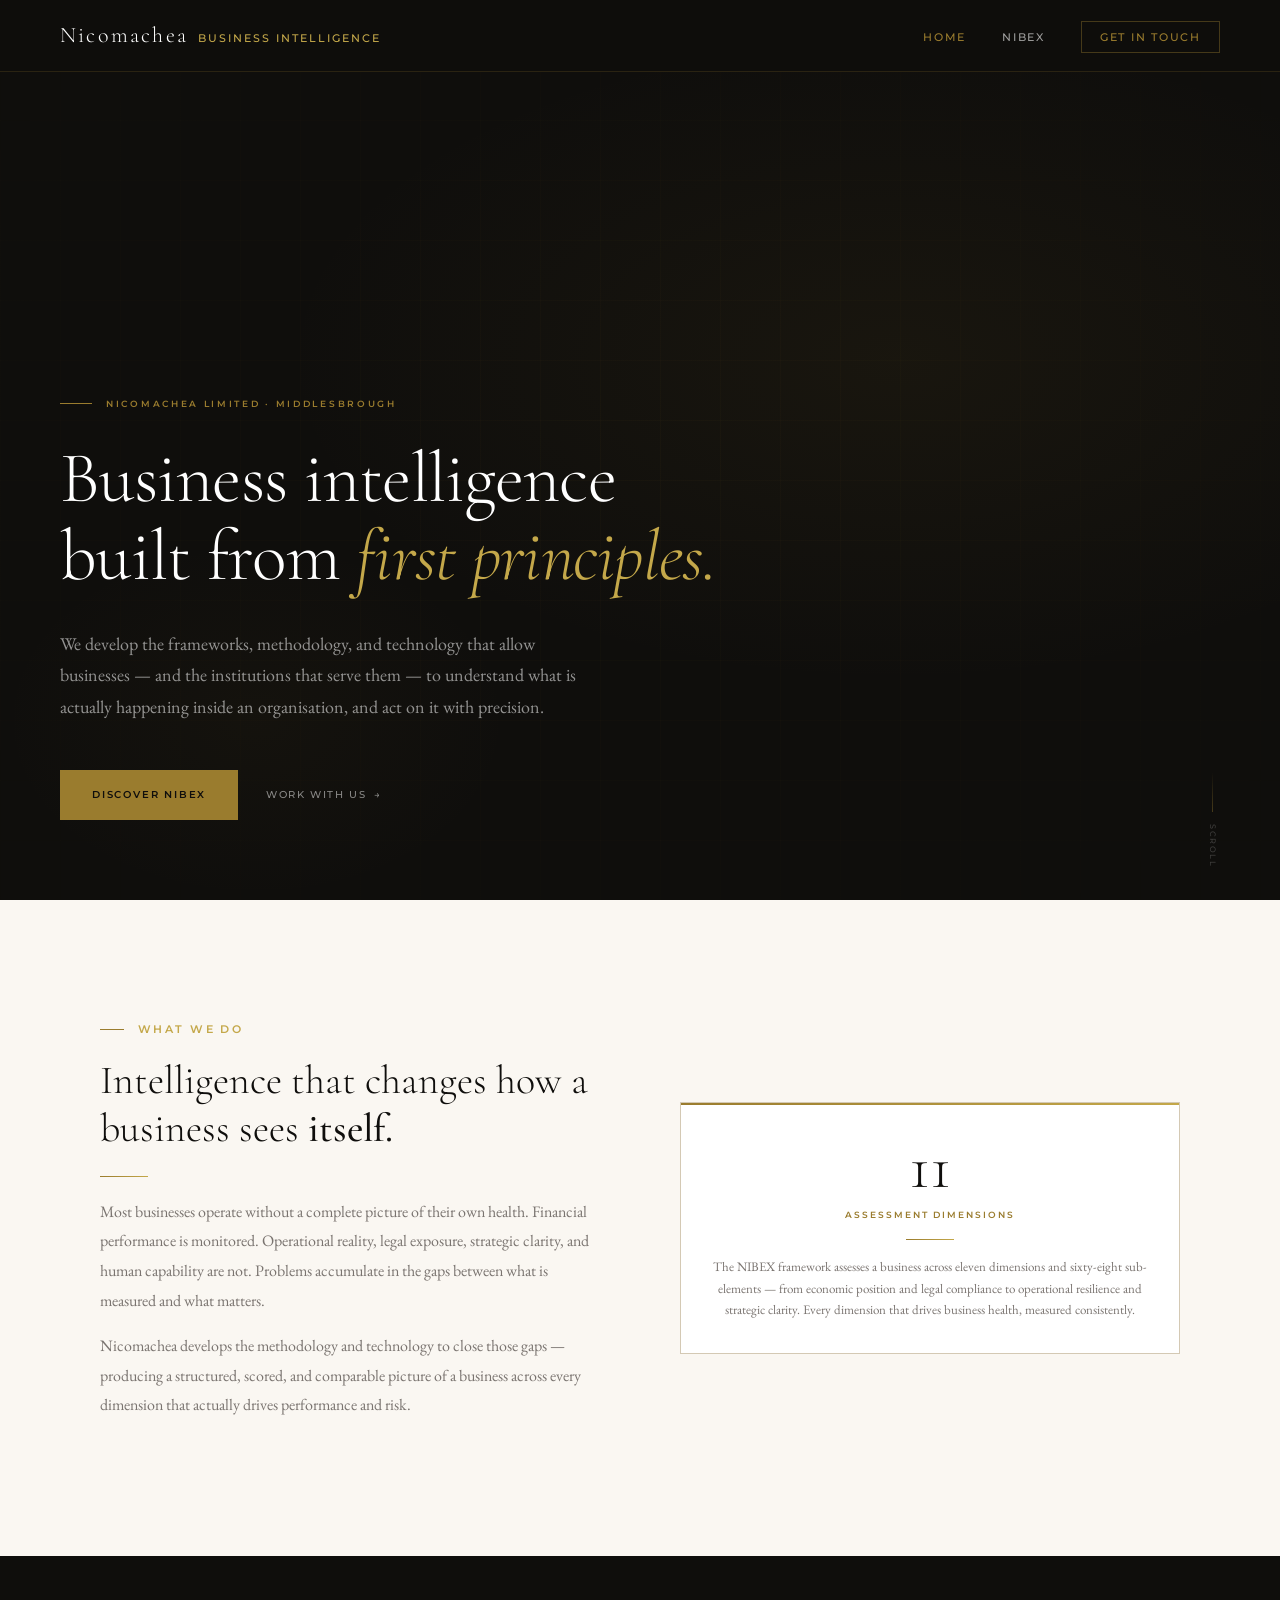
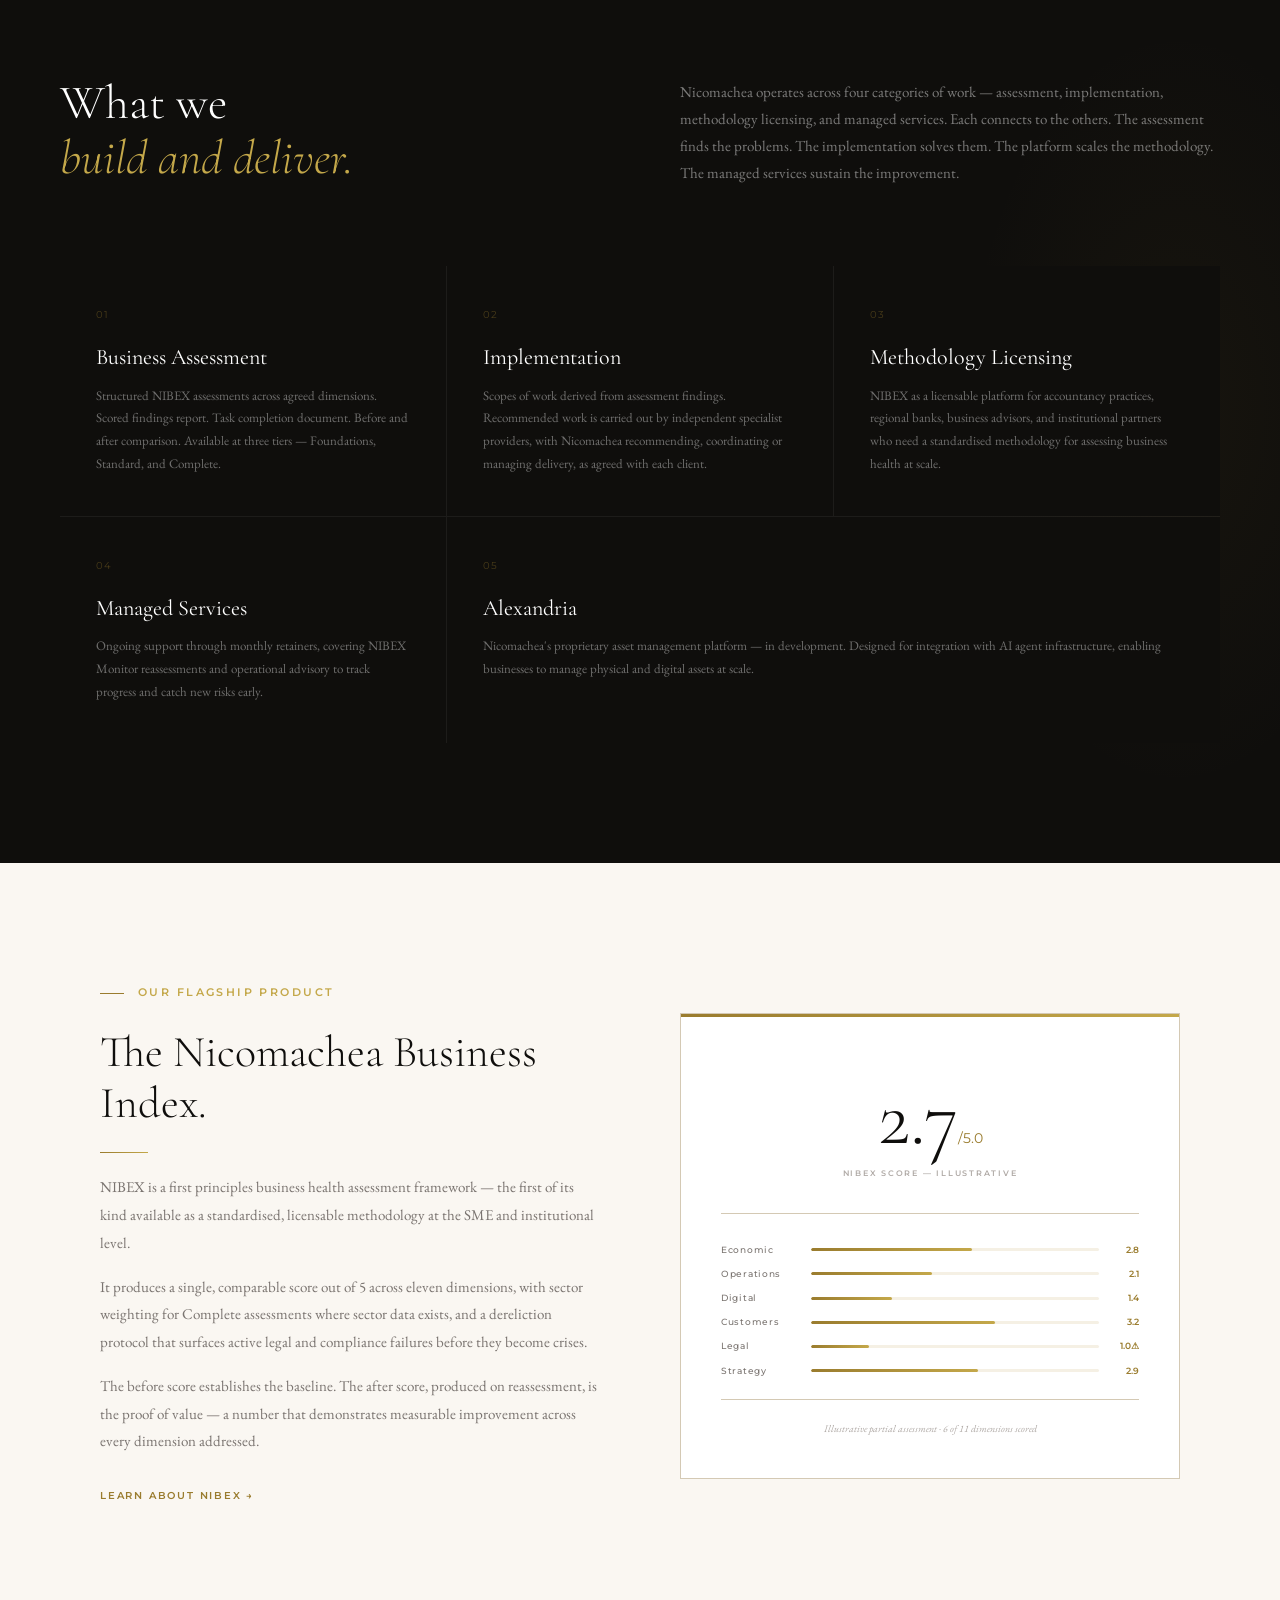
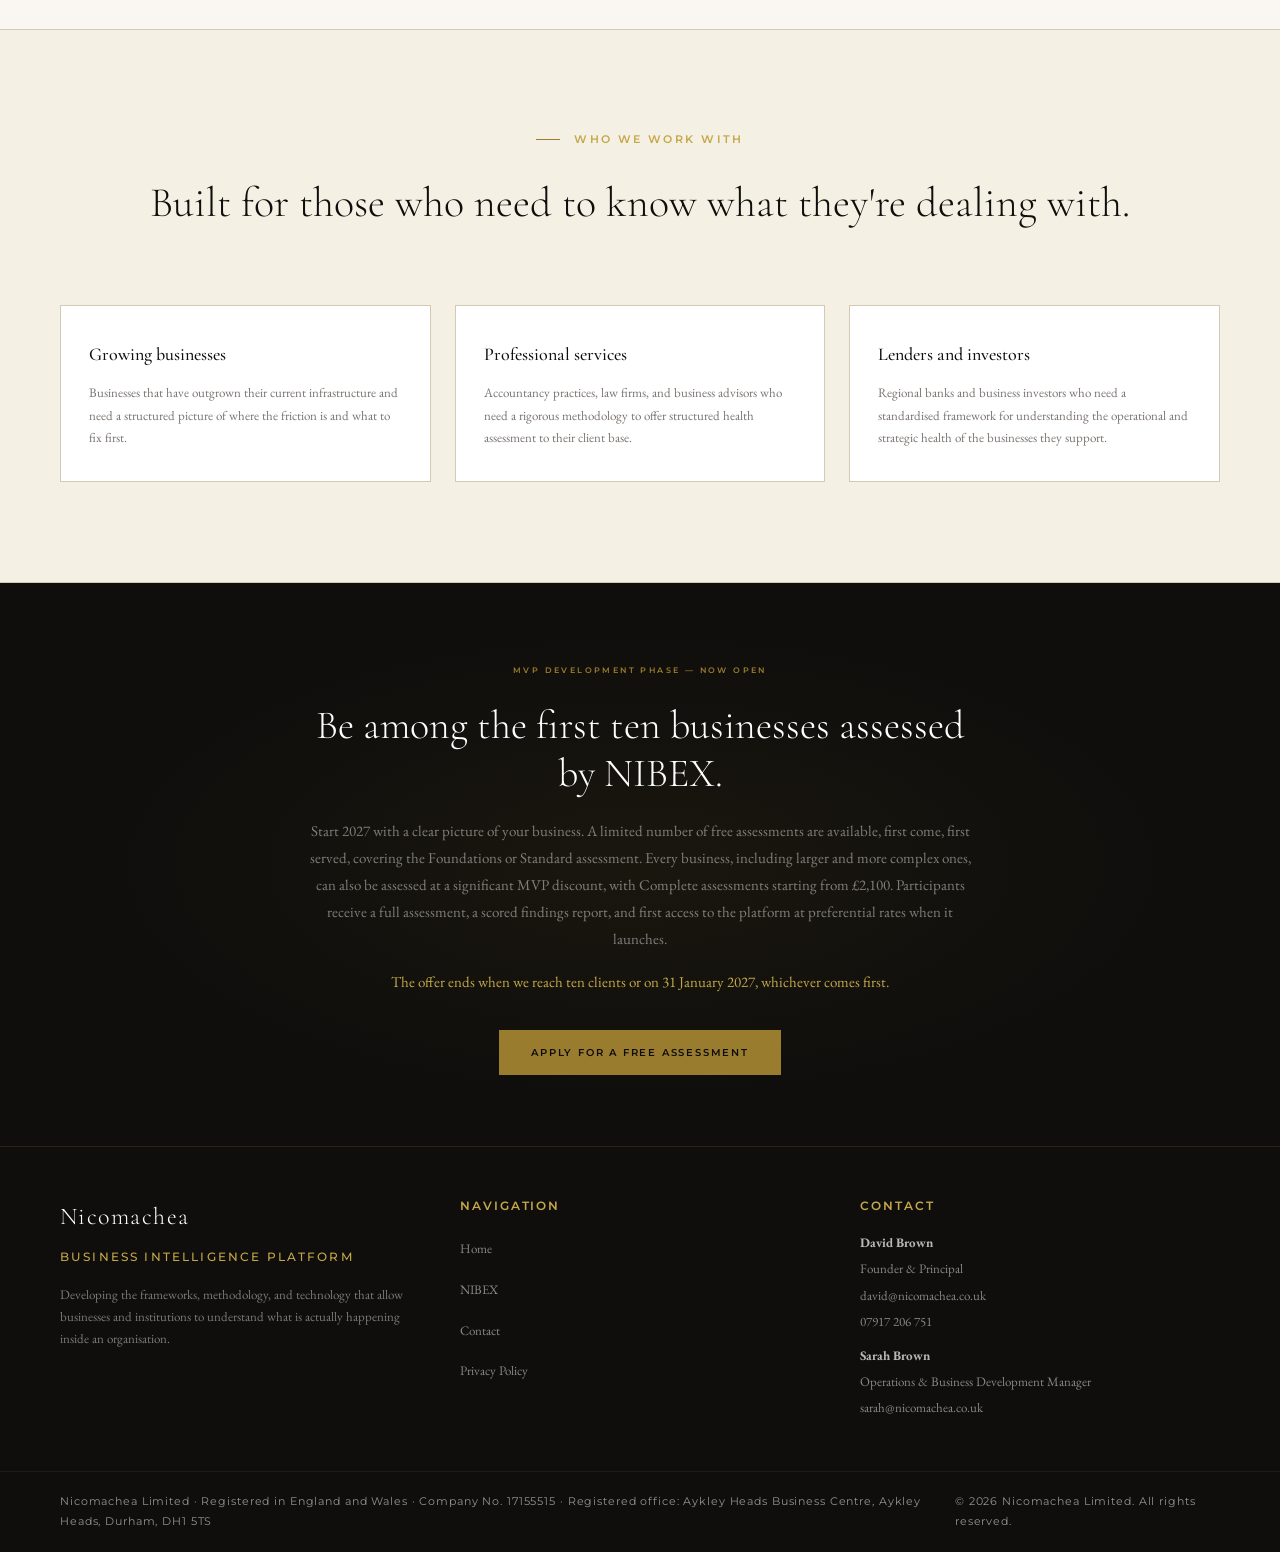
<file: index.html>
<!DOCTYPE html>
<html lang="en">
<head>
<meta charset="UTF-8">
<meta name="viewport" content="width=device-width, initial-scale=1.0">
<meta name="description" content="Nicomachea — business intelligence platform and methodology developer. Creators of NIBEX, the Nicomachea Business Index.">
<title>Nicomachea — Business Intelligence Platform</title>
<link rel="stylesheet" href="shared.css">
<style>
/* ── HERO ─────────────────────────────────────────────────── */
.hero {
  min-height: 100vh;
  background: var(--ink);
  display: flex;
  flex-direction: column;
  justify-content: flex-end;
  padding: 0 60px 80px;
  position: relative;
  overflow: hidden;
}

.hero-bg {
  position: absolute;
  inset: 0;
  background:
    radial-gradient(ellipse 80% 60% at 70% 40%, rgba(154,124,46,0.07) 0%, transparent 60%),
    radial-gradient(ellipse 40% 40% at 20% 80%, rgba(154,124,46,0.04) 0%, transparent 50%);
}

.hero-grid {
  position: absolute;
  inset: 0;
  background-image:
    linear-gradient(rgba(154,124,46,0.04) 1px, transparent 1px),
    linear-gradient(90deg, rgba(154,124,46,0.04) 1px, transparent 1px);
  background-size: 60px 60px;
  mask-image: radial-gradient(ellipse 80% 80% at 50% 50%, black 0%, transparent 100%);
}

.hero-content {
  position: relative;
  z-index: 1;
  max-width: 760px;
}

.hero-eyebrow {
  font-family: var(--sans);
  font-size: 9px;
  font-weight: 600;
  letter-spacing: 0.3em;
  text-transform: uppercase;
  color: var(--gold);
  margin-bottom: 28px;
  display: flex;
  align-items: center;
  gap: 14px;
}

.hero-eyebrow::before {
  content: '';
  width: 32px;
  height: 1px;
  background: var(--gold);
}

.hero-headline {
  font-family: var(--serif);
  font-size: clamp(42px, 6vw, 72px);
  font-weight: 300;
  line-height: 1.08;
  color: #fff;
  letter-spacing: -0.01em;
  margin-bottom: 32px;
}

.hero-headline em {
  font-style: italic;
  color: var(--gold-light);
}

.hero-body {
  font-size: 18px;
  line-height: 1.75;
  color: rgba(255,255,255,0.55);
  max-width: 520px;
  margin-bottom: 48px;
}

.hero-actions {
  display: flex;
  align-items: center;
  gap: 28px;
}

.btn-primary {
  font-family: var(--sans);
  font-size: 10px;
  font-weight: 600;
  letter-spacing: 0.18em;
  text-transform: uppercase;
  color: var(--ink);
  background: var(--gold);
  border: none;
  padding: 16px 32px;
  text-decoration: none;
  transition: all 0.2s;
  cursor: pointer;
}

.btn-primary:hover {
  background: var(--gold-light);
}

.btn-ghost {
  font-family: var(--sans);
  font-size: 10px;
  font-weight: 500;
  letter-spacing: 0.16em;
  text-transform: uppercase;
  color: rgba(255,255,255,0.5);
  text-decoration: none;
  display: flex;
  align-items: center;
  gap: 8px;
  transition: color 0.2s;
}

.btn-ghost:hover { color: var(--gold); }

.btn-ghost::after {
  content: '→';
  transition: transform 0.2s;
}

.btn-ghost:hover::after { transform: translateX(4px); }

.hero-scroll {
  position: absolute;
  bottom: 32px;
  right: 60px;
  font-family: var(--sans);
  font-size: 8px;
  font-weight: 500;
  letter-spacing: 0.2em;
  text-transform: uppercase;
  color: rgba(255,255,255,0.2);
  writing-mode: vertical-rl;
  display: flex;
  align-items: center;
  gap: 12px;
}

.hero-scroll::before {
  content: '';
  width: 1px;
  height: 40px;
  background: linear-gradient(180deg, transparent, rgba(154,124,46,0.4));
}

/* ── INTRO SECTION ────────────────────────────────────────── */
.intro {
  padding: 120px 60px;
  display: grid;
  grid-template-columns: 1fr 1fr;
  gap: 80px;
  align-items: center;
  max-width: 1200px;
  margin: 0 auto;
}

.intro-text h2 {
  font-family: var(--serif);
  font-size: 40px;
  font-weight: 300;
  line-height: 1.2;
  color: var(--ink);
  margin-bottom: 24px;
}

.intro-text h2 strong {
  font-weight: 500;
}

.intro-text p {
  font-size: 16px;
  line-height: 1.85;
  color: var(--muted);
  margin-bottom: 16px;
}

.intro-stat {
  text-align: center;
  padding: 32px;
  background: var(--surface);
  border: 0.5px solid var(--rule);
  position: relative;
}

.intro-stat::before {
  content: '';
  position: absolute;
  top: 0;
  left: 0;
  right: 0;
  height: 2px;
  background: linear-gradient(90deg, var(--gold), var(--gold-light));
}

.stat-number {
  font-family: var(--serif);
  font-size: 64px;
  font-weight: 300;
  color: var(--ink);
  line-height: 1;
  margin-bottom: 8px;
}

.stat-label {
  font-family: var(--sans);
  font-size: 9px;
  font-weight: 600;
  letter-spacing: 0.22em;
  text-transform: uppercase;
  color: var(--gold);
  margin-bottom: 16px;
}

.stat-desc {
  font-size: 13px;
  color: var(--muted);
  line-height: 1.65;
}

/* ── WHAT WE DO ───────────────────────────────────────────── */
.what-we-do {
  background: var(--ink);
  padding: 120px 60px;
  position: relative;
  overflow: hidden;
}

.what-we-do::before {
  content: '';
  position: absolute;
  top: 0;
  right: 0;
  width: 40%;
  height: 100%;
  background: radial-gradient(ellipse 60% 60% at 80% 50%, rgba(154,124,46,0.06) 0%, transparent 70%);
  pointer-events: none;
}

.what-inner {
  max-width: 1200px;
  margin: 0 auto;
}

.what-header {
  display: grid;
  grid-template-columns: 1fr 1fr;
  gap: 80px;
  margin-bottom: 80px;
  align-items: end;
}

.what-header h2 {
  font-family: var(--serif);
  font-size: 48px;
  font-weight: 300;
  color: #fff;
  line-height: 1.15;
}

.what-header h2 em {
  font-style: italic;
  color: var(--gold-light);
}

.what-header p {
  font-size: 15px;
  line-height: 1.8;
  color: rgba(255,255,255,0.45);
}

.services-grid {
  display: grid;
  grid-template-columns: repeat(3, 1fr);
  gap: 1px;
  background: rgba(255,255,255,0.06);
}

.service-item {
  background: var(--ink);
  padding: 40px 36px;
  position: relative;
  transition: background 0.3s;
}

.service-item:hover {
  background: rgba(154,124,46,0.05);
}

.service-num {
  font-family: var(--sans);
  font-size: 10px;
  font-weight: 400;
  letter-spacing: 0.14em;
  color: rgba(154,124,46,0.4);
  margin-bottom: 20px;
}

.service-title {
  font-family: var(--serif);
  font-size: 22px;
  font-weight: 400;
  color: #fff;
  margin-bottom: 14px;
  line-height: 1.2;
}

.service-desc {
  font-size: 13px;
  line-height: 1.75;
  color: rgba(255,255,255,0.4);
}

@media (min-width: 901px) {
  .services-grid .service-item:last-child { grid-column: span 2; }
}

/* ── NIBEX CALLOUT ────────────────────────────────────────── */
.nibex-callout {
  padding: 120px 60px;
  max-width: 1200px;
  margin: 0 auto;
  display: grid;
  grid-template-columns: 1fr 1fr;
  gap: 80px;
  align-items: center;
}

.nibex-text .section-label { margin-bottom: 24px; }

.nibex-text h2 {
  font-family: var(--serif);
  font-size: 44px;
  font-weight: 300;
  line-height: 1.15;
  color: var(--ink);
  margin-bottom: 24px;
}

.nibex-text p {
  font-size: 15px;
  line-height: 1.85;
  color: var(--muted);
  margin-bottom: 16px;
}

.nibex-text a {
  font-family: var(--sans);
  font-size: 10px;
  font-weight: 600;
  letter-spacing: 0.18em;
  text-transform: uppercase;
  color: var(--gold);
  text-decoration: none;
  display: inline-flex;
  align-items: center;
  gap: 8px;
  margin-top: 16px;
  transition: gap 0.2s;
}

.nibex-text a:hover { gap: 14px; }

.nibex-visual {
  background: var(--surface);
  border: 0.5px solid var(--rule);
  padding: 40px;
  position: relative;
}

.nibex-visual::before {
  content: '';
  position: absolute;
  top: 0; left: 0; right: 0;
  height: 3px;
  background: linear-gradient(90deg, var(--gold), var(--gold-light));
}

.nibex-score-display {
  text-align: center;
  padding: 24px 0 32px;
  border-bottom: 0.5px solid var(--rule);
  margin-bottom: 28px;
}

.nibex-score-num {
  font-family: var(--serif);
  font-size: 80px;
  font-weight: 300;
  color: var(--ink);
  line-height: 1;
}

.nibex-score-denom {
  font-family: var(--sans);
  font-size: 14px;
  color: var(--gold);
  font-weight: 400;
}

.nibex-score-label {
  font-family: var(--sans);
  font-size: 8px;
  font-weight: 600;
  letter-spacing: 0.22em;
  text-transform: uppercase;
  color: var(--faint);
  margin-top: 8px;
}

.dim-bar-row {
  display: flex;
  align-items: center;
  gap: 10px;
  margin-bottom: 8px;
}

.dim-bar-label {
  font-family: var(--sans);
  font-size: 9px;
  font-weight: 500;
  letter-spacing: 0.08em;
  color: var(--muted);
  width: 80px;
  flex-shrink: 0;
}

.dim-bar-track {
  flex: 1;
  height: 3px;
  background: var(--gold-pale);
  border-radius: 99px;
  overflow: hidden;
}

.dim-bar-fill {
  height: 100%;
  background: linear-gradient(90deg, var(--gold), var(--gold-light));
  border-radius: 99px;
}

.dim-bar-val {
  font-family: var(--sans);
  font-size: 9px;
  font-weight: 600;
  color: var(--gold);
  width: 30px;
  text-align: right;
  flex-shrink: 0;
}

.nibex-note {
  font-size: 10px;
  color: var(--faint);
  font-style: italic;
  text-align: center;
  margin-top: 20px;
  padding-top: 20px;
  border-top: 0.5px solid var(--rule);
}

/* ── WHO WE SERVE ─────────────────────────────────────────── */
.who-we-serve {
  background: var(--gold-pale);
  padding: 100px 60px;
  border-top: 0.5px solid var(--rule);
  border-bottom: 0.5px solid var(--rule);
}

.who-inner {
  max-width: 1200px;
  margin: 0 auto;
}

.who-header {
  text-align: center;
  margin-bottom: 64px;
}

.who-header h2 {
  font-family: var(--serif);
  font-size: 42px;
  font-weight: 300;
  color: var(--ink);
  margin-top: 16px;
}

.who-grid {
  display: grid;
  grid-template-columns: repeat(3, 1fr);
  gap: 24px;
}

.who-item {
  background: var(--surface);
  border: 0.5px solid var(--rule);
  padding: 32px 28px;
  position: relative;
  transition: transform 0.2s, box-shadow 0.2s;
}

.who-item:hover {
  transform: translateY(-4px);
  box-shadow: 0 12px 40px rgba(0,0,0,0.08);
}

.who-item::before {
  content: '';
  position: absolute;
  bottom: 0; left: 0; right: 0;
  height: 2px;
  background: linear-gradient(90deg, var(--gold), var(--gold-light));
  transform: scaleX(0);
  transition: transform 0.2s;
}

.who-item:hover::before { transform: scaleX(1); }

.who-item-title {
  font-family: var(--serif);
  font-size: 18px;
  font-weight: 500;
  color: var(--ink);
  margin-bottom: 12px;
}

.who-item-desc {
  font-size: 13px;
  line-height: 1.7;
  color: var(--muted);
}

/* ── MVP BAND ─────────────────────────────────────────────── */
.mvp-band {
  background: var(--ink);
  padding: 80px 60px;
  text-align: center;
  position: relative;
  overflow: hidden;
}

.mvp-band::before {
  content: '';
  position: absolute;
  inset: 0;
  background: radial-gradient(ellipse 60% 60% at 50% 50%, rgba(154,124,46,0.08) 0%, transparent 70%);
}

.mvp-inner {
  position: relative;
  max-width: 680px;
  margin: 0 auto;
}

.mvp-label {
  font-family: var(--sans);
  font-size: 8px;
  font-weight: 600;
  letter-spacing: 0.3em;
  text-transform: uppercase;
  color: var(--gold);
  margin-bottom: 24px;
}

.mvp-headline {
  font-family: var(--serif);
  font-size: 40px;
  font-weight: 300;
  color: #fff;
  line-height: 1.2;
  margin-bottom: 20px;
}

.mvp-body {
  font-size: 15px;
  color: rgba(255,255,255,0.45);
  line-height: 1.8;
  margin-bottom: 40px;
}

@media (max-width: 900px) {
  .hero { padding: 0 24px 60px; }
  .intro, .nibex-callout { grid-template-columns: 1fr; padding: 60px 24px; gap: 40px; }
  .what-we-do { padding: 60px 24px; }
  .what-header { grid-template-columns: 1fr; gap: 24px; }
  .services-grid { grid-template-columns: 1fr; }
  .who-we-serve { padding: 60px 24px; }
  .who-grid { grid-template-columns: 1fr 1fr; }
  .mvp-band { padding: 60px 24px; }
}
</style>
</head>
<body>

<nav>
  <a href="index.html" class="nav-brand">
    Nicomachea
    <span class="nav-brand-tag">Business Intelligence</span>
  </a>
  <ul class="nav-links">
    <li><a href="index.html" class="active">Home</a></li>
    <li><a href="nibex.html">NIBEX</a></li>
    <li><a href="contact.html" class="nav-cta">Get in touch</a></li>
  </ul>
</nav>

<!-- HERO -->
<section class="hero">
  <div class="hero-bg"></div>
  <div class="hero-grid"></div>
  <div class="hero-content">
    <div class="hero-eyebrow fade-in">Nicomachea Limited · Middlesbrough</div>
    <h1 class="hero-headline fade-in">
      Business intelligence<br>
      built from <em>first principles.</em>
    </h1>
    <p class="hero-body fade-in">
      We develop the frameworks, methodology, and technology that allow businesses — and the institutions that serve them — to understand what is actually happening inside an organisation, and act on it with precision.
    </p>
    <div class="hero-actions fade-in">
      <a href="nibex.html" class="btn-primary">Discover NIBEX</a>
      <a href="contact.html" class="btn-ghost">Work with us</a>
    </div>
  </div>
  <div class="hero-scroll">Scroll</div>
</section>

<!-- INTRO -->
<section class="intro">
  <div class="intro-text fade-in">
    <div class="section-label">What we do</div>
    <h2>Intelligence that changes how a business sees <strong>itself.</strong></h2>
    <div class="rule-gold"></div>
    <p>Most businesses operate without a complete picture of their own health. Financial performance is monitored. Operational reality, legal exposure, strategic clarity, and human capability are not. Problems accumulate in the gaps between what is measured and what matters.</p>
    <p>Nicomachea develops the methodology and technology to close those gaps — producing a structured, scored, and comparable picture of a business across every dimension that actually drives performance and risk.</p>
  </div>
  <div class="intro-stat fade-in">
    <div class="stat-number">11</div>
    <div class="stat-label">Assessment dimensions</div>
    <div class="rule-gold" style="margin: 16px auto;"></div>
    <div class="stat-desc">The NIBEX framework assesses a business across eleven dimensions and sixty-eight sub-elements — from economic position and legal compliance to operational resilience and strategic clarity. Every dimension that drives business health, measured consistently.</div>
  </div>
</section>

<!-- WHAT WE DO -->
<section class="what-we-do">
  <div class="what-inner">
    <div class="what-header">
      <h2>What we<br><em>build and deliver.</em></h2>
      <p>Nicomachea operates across four categories of work — assessment, implementation, methodology licensing, and managed services. Each connects to the others. The assessment finds the problems. The implementation solves them. The platform scales the methodology. The managed services sustain the improvement.</p>
    </div>
    <div class="services-grid">
      <div class="service-item fade-in">
        <div class="service-num">01</div>
        <div class="service-title">Business Assessment</div>
        <div class="service-desc">Structured NIBEX assessments across agreed dimensions. Scored findings report. Task completion document. Before and after comparison. Available at three tiers — Foundations, Standard, and Complete.</div>
      </div>
      <div class="service-item fade-in">
        <div class="service-num">02</div>
        <div class="service-title">Implementation</div>
        <div class="service-desc">Scopes of work derived from assessment findings. Recommended work is carried out by independent specialist providers, with Nicomachea recommending, coordinating or managing delivery, as agreed with each client.</div>
      </div>
      <div class="service-item fade-in">
        <div class="service-num">03</div>
        <div class="service-title">Methodology Licensing</div>
        <div class="service-desc">NIBEX as a licensable platform for accountancy practices, regional banks, business advisors, and institutional partners who need a standardised methodology for assessing business health at scale.</div>
      </div>
      <div class="service-item fade-in">
        <div class="service-num">04</div>
        <div class="service-title">Managed Services</div>
        <div class="service-desc">Ongoing support through monthly retainers, covering NIBEX Monitor reassessments and operational advisory to track progress and catch new risks early.</div>
      </div>
      <div class="service-item fade-in">
        <div class="service-num">05</div>
        <div class="service-title">Alexandria</div>
        <div class="service-desc">Nicomachea's proprietary asset management platform — in development. Designed for integration with AI agent infrastructure, enabling businesses to manage physical and digital assets at scale.</div>
      </div>
    </div>
  </div>
</section>

<!-- NIBEX CALLOUT -->
<section class="nibex-callout">
  <div class="nibex-text fade-in">
    <div class="section-label">Our flagship product</div>
    <h2>The Nicomachea Business Index.</h2>
    <div class="rule-gold"></div>
    <p>NIBEX is a first principles business health assessment framework — the first of its kind available as a standardised, licensable methodology at the SME and institutional level.</p>
    <p>It produces a single, comparable score out of 5 across eleven dimensions, with sector weighting for Complete assessments where sector data exists, and a dereliction protocol that surfaces active legal and compliance failures before they become crises.</p>
    <p>The before score establishes the baseline. The after score, produced on reassessment, is the proof of value — a number that demonstrates measurable improvement across every dimension addressed.</p>
    <a href="nibex.html">Learn about NIBEX →</a>
  </div>
  <div class="nibex-visual fade-in">
    <div class="nibex-score-display">
      <div class="nibex-score-num">2.7<span class="nibex-score-denom">/5.0</span></div>
      <div class="nibex-score-label">NIBEX Score — Illustrative</div>
    </div>
    <div class="dim-bar-row">
      <span class="dim-bar-label">Economic</span>
      <div class="dim-bar-track"><div class="dim-bar-fill" style="width:56%"></div></div>
      <span class="dim-bar-val">2.8</span>
    </div>
    <div class="dim-bar-row">
      <span class="dim-bar-label">Operations</span>
      <div class="dim-bar-track"><div class="dim-bar-fill" style="width:42%"></div></div>
      <span class="dim-bar-val">2.1</span>
    </div>
    <div class="dim-bar-row">
      <span class="dim-bar-label">Digital</span>
      <div class="dim-bar-track"><div class="dim-bar-fill" style="width:28%"></div></div>
      <span class="dim-bar-val">1.4</span>
    </div>
    <div class="dim-bar-row">
      <span class="dim-bar-label">Customers</span>
      <div class="dim-bar-track"><div class="dim-bar-fill" style="width:64%"></div></div>
      <span class="dim-bar-val">3.2</span>
    </div>
    <div class="dim-bar-row">
      <span class="dim-bar-label">Legal</span>
      <div class="dim-bar-track"><div class="dim-bar-fill" style="width:20%"></div></div>
      <span class="dim-bar-val">1.0⚠</span>
    </div>
    <div class="dim-bar-row">
      <span class="dim-bar-label">Strategy</span>
      <div class="dim-bar-track"><div class="dim-bar-fill" style="width:58%"></div></div>
      <span class="dim-bar-val">2.9</span>
    </div>
    <div class="nibex-note">Illustrative partial assessment · 6 of 11 dimensions scored</div>
  </div>
</section>

<!-- WHO WE SERVE -->
<section class="who-we-serve">
  <div class="who-inner">
    <div class="who-header">
      <div class="section-label" style="justify-content:center">Who we work with</div>
      <h2>Built for those who need to know what they're dealing with.</h2>
    </div>
    <div class="who-grid">
      <div class="who-item fade-in">
        <div class="who-item-title">Growing businesses</div>
        <div class="who-item-desc">Businesses that have outgrown their current infrastructure and need a structured picture of where the friction is and what to fix first.</div>
      </div>
      <div class="who-item fade-in">
        <div class="who-item-title">Professional services</div>
        <div class="who-item-desc">Accountancy practices, law firms, and business advisors who need a rigorous methodology to offer structured health assessment to their client base.</div>
      </div>
      <div class="who-item fade-in">
        <div class="who-item-title">Lenders and investors</div>
        <div class="who-item-desc">Regional banks and business investors who need a standardised framework for understanding the operational and strategic health of the businesses they support.</div>
      </div>
    </div>
  </div>
</section>

<!-- MVP BAND -->
<section class="mvp-band">
  <div class="mvp-inner">
    <div class="mvp-label">MVP Development Phase — Now Open</div>
    <div class="mvp-headline">Be among the first ten businesses assessed by NIBEX.</div>
    <div class="mvp-body">Start 2027 with a clear picture of your business. A limited number of free assessments are available, first come, first served, covering the Foundations or Standard assessment. Every business, including larger and more complex ones, can also be assessed at a significant MVP discount, with Complete assessments starting from £2,100. Participants receive a full assessment, a scored findings report, and first access to the platform at preferential rates when it launches.</div>
    <div class="mvp-body" style="color:var(--gold-light);margin-top:-24px">The offer ends when we reach ten clients or on 31 January 2027, whichever comes first.</div>
    <a href="contact.html?free" class="btn-primary">Apply for a free assessment</a>
  </div>
</section>

<!-- FOOTER -->
<footer>
  <div>
    <div class="footer-brand">Nicomachea</div>
    <div class="footer-tag">Business Intelligence Platform</div>
    <div class="footer-desc">Developing the frameworks, methodology, and technology that allow businesses and institutions to understand what is actually happening inside an organisation.</div>
  </div>
  <div>
    <div class="footer-col-label">Navigation</div>
    <ul class="footer-links">
      <li><a href="index.html">Home</a></li>
      <li><a href="nibex.html">NIBEX</a></li>
      <li><a href="contact.html">Contact</a></li>
      <li><a href="Nicomachea_Privacy_Policy.html">Privacy Policy</a></li>
    </ul>
  </div>
  <div>
    <div class="footer-col-label">Contact</div>
    <div class="footer-contact-item"><strong style="color:rgba(255,255,255,0.7);font-size:13px">David Brown</strong></div>
    <div class="footer-contact-item">Founder &amp; Principal</div>
    <div class="footer-contact-item"><a href="mailto:david@nicomachea.co.uk">david@nicomachea.co.uk</a></div>
    <div class="footer-contact-item"><a href="tel:07917206751">07917 206 751</a></div>
    <div class="footer-contact-item" style="margin-top:12px"><strong style="color:rgba(255,255,255,0.7);font-size:13px">Sarah Brown</strong></div>
    <div class="footer-contact-item">Operations &amp; Business Development Manager</div>
    <div class="footer-contact-item"><a href="mailto:sarah@nicomachea.co.uk">sarah@nicomachea.co.uk</a></div>
  </div>
</footer>
<div class="footer-bottom">
  <div class="footer-reg">Nicomachea Limited · Registered in England and Wales · Company No. 17155515 · Registered office: Aykley Heads Business Centre, Aykley Heads, Durham, DH1 5TS</div>
  <div class="footer-reg">© 2026 Nicomachea Limited. All rights reserved.</div>
</div>

</body>
</html>
</file>
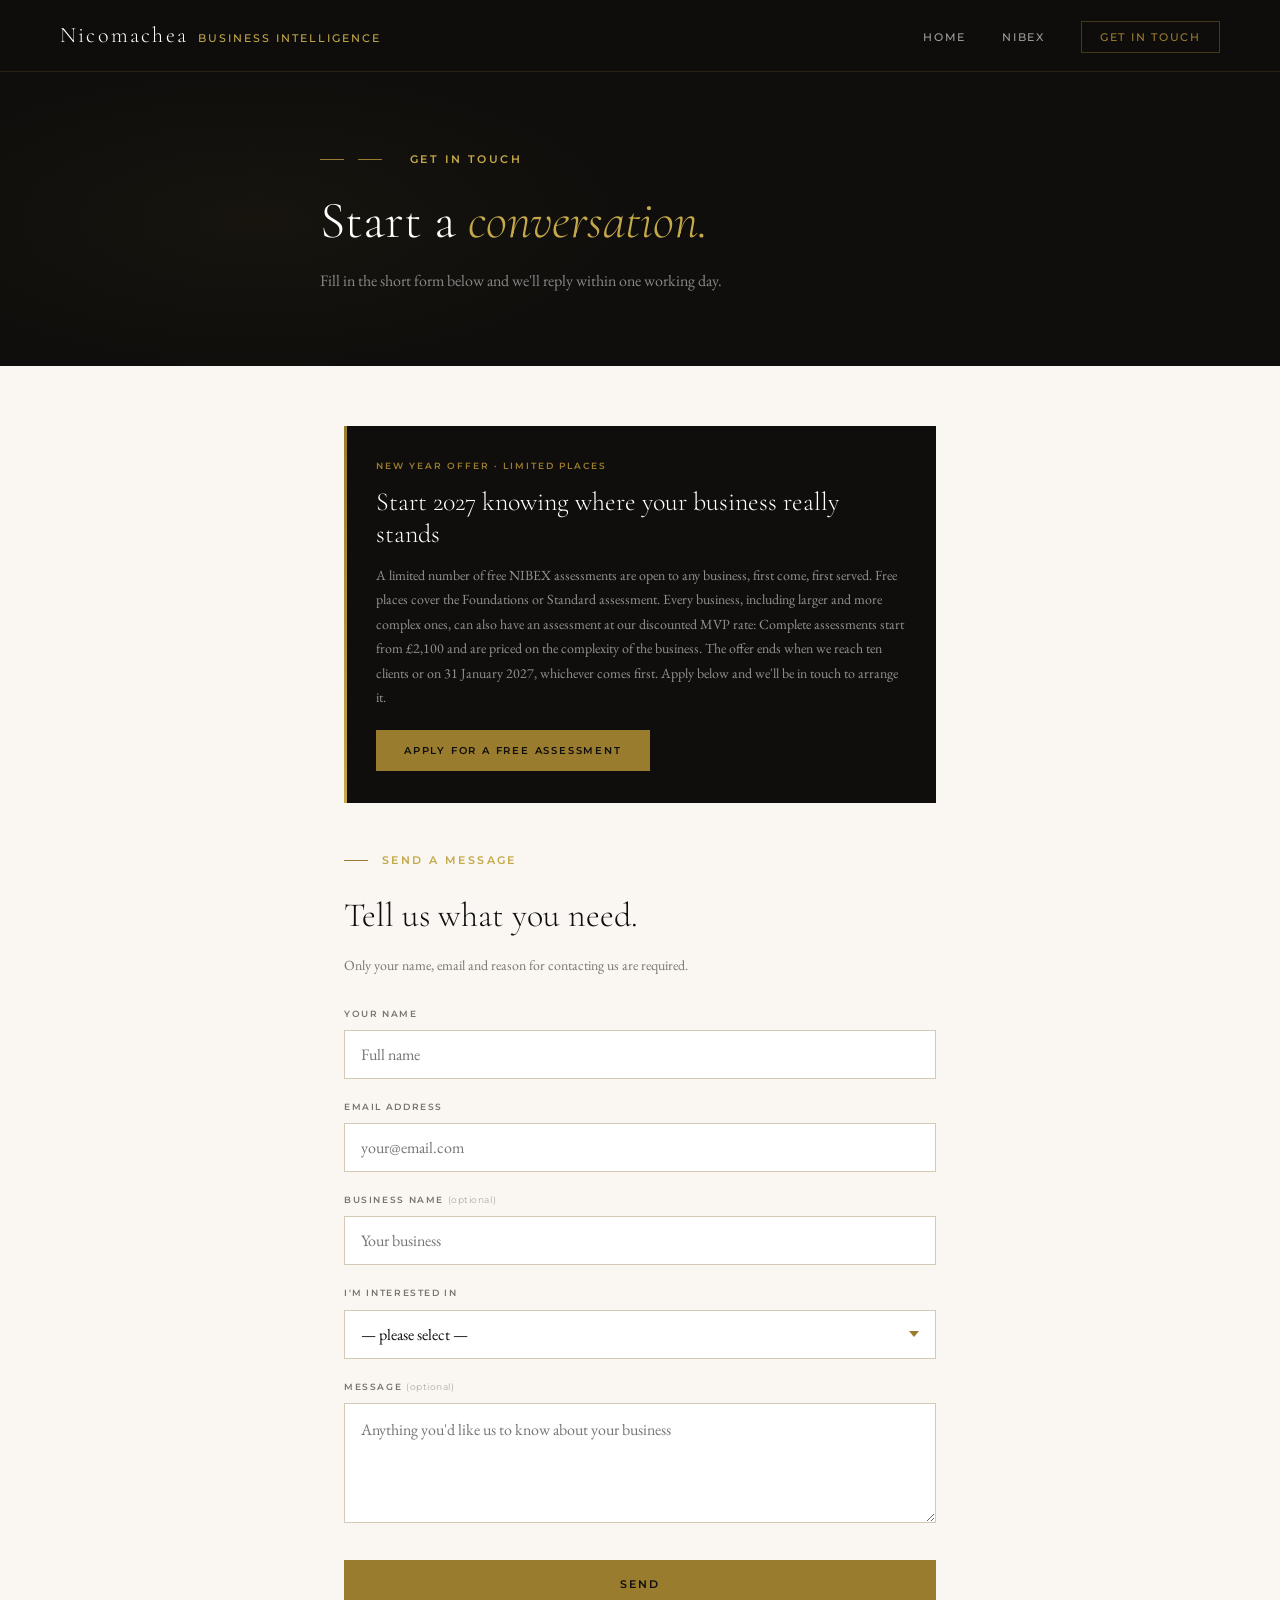
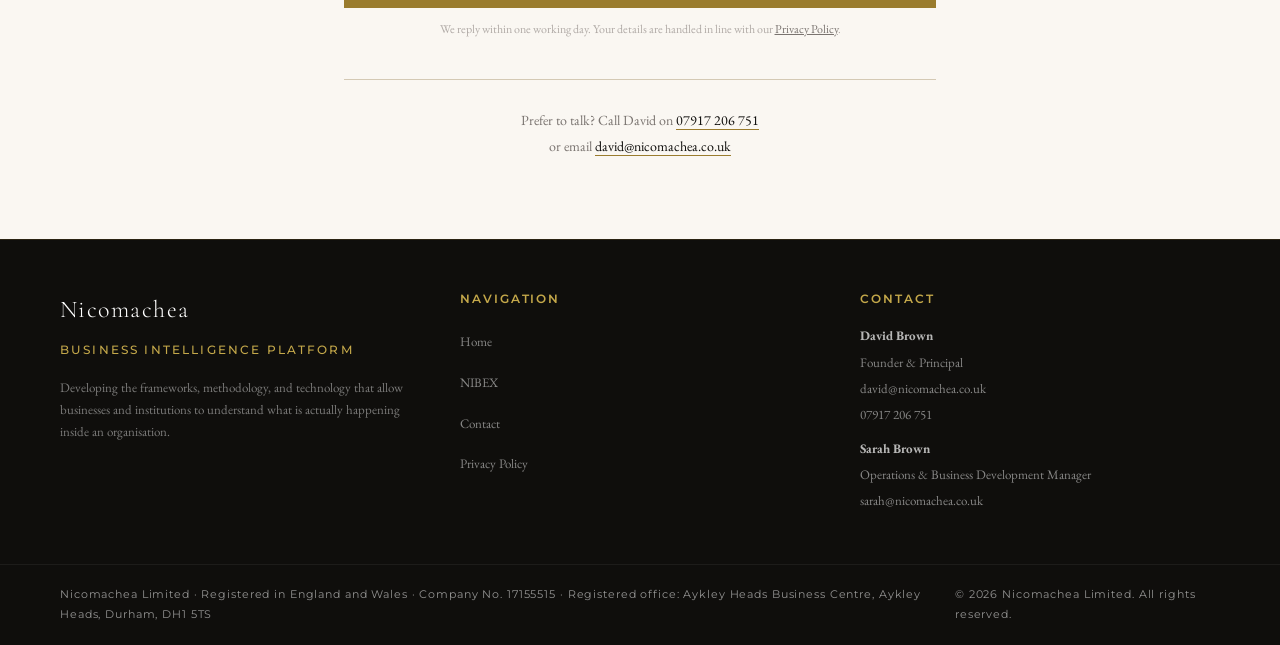
<file: contact.html>
<!DOCTYPE html>
<html lang="en">
<head>
<meta charset="UTF-8">
<meta name="viewport" content="width=device-width, initial-scale=1.0">
<meta name="description" content="Contact Nicomachea — apply for a free NIBEX pilot assessment, discuss a NIBEX assessment, or ask about licensing.">
<title>Contact — Nicomachea</title>
<link rel="stylesheet" href="shared.css">
<style>
.contact-hero {
  padding: 150px 60px 70px;
  background: var(--ink);
  position: relative;
  overflow: hidden;
}

.contact-hero::before {
  content: '';
  position: absolute;
  inset: 0;
  background: radial-gradient(ellipse 50% 70% at 20% 60%, rgba(154,124,46,0.06) 0%, transparent 60%);
}

.contact-hero-inner {
  max-width: 640px;
  margin: 0 auto;
  position: relative;
}

.contact-hero h1 {
  font-family: var(--serif);
  font-size: clamp(36px, 5vw, 52px);
  font-weight: 300;
  color: #fff;
  line-height: 1.1;
  margin-bottom: 18px;
}

.contact-hero h1 em {
  font-style: italic;
  color: var(--gold-light);
}

.contact-hero p {
  font-size: 16px;
  line-height: 1.8;
  color: rgba(255,255,255,0.5);
}

/* PAGE BODY — single column */
.contact-body {
  padding: 60px 24px 80px;
  max-width: 640px;
  margin: 0 auto;
}

/* NECC PILOT OFFER */
.pilot-box {
  background: var(--ink);
  padding: 32px;
  position: relative;
  margin-bottom: 48px;
}

.pilot-box::before {
  content: '';
  position: absolute;
  left: 0; top: 0; bottom: 0;
  width: 3px;
  background: linear-gradient(180deg, var(--gold), var(--gold-light));
}

.pilot-label {
  font-family: var(--sans);
  font-size: 9px;
  font-weight: 600;
  letter-spacing: 0.22em;
  text-transform: uppercase;
  color: var(--gold);
  margin-bottom: 12px;
}

.pilot-title {
  font-family: var(--serif);
  font-size: 26px;
  font-weight: 300;
  color: #fff;
  line-height: 1.25;
  margin-bottom: 12px;
}

.pilot-text {
  font-size: 14px;
  line-height: 1.75;
  color: rgba(255,255,255,0.55);
  margin-bottom: 20px;
}

.pilot-btn {
  font-family: var(--sans);
  font-size: 10px;
  font-weight: 600;
  letter-spacing: 0.18em;
  text-transform: uppercase;
  color: var(--ink);
  background: var(--gold);
  border: none;
  padding: 14px 28px;
  cursor: pointer;
  transition: background 0.2s;
}

.pilot-btn:hover { background: var(--gold-light); }

/* FORM */
.form-section h2 {
  font-family: var(--serif);
  font-size: 34px;
  font-weight: 300;
  color: var(--ink);
  margin-bottom: 8px;
}

.form-section > p {
  font-size: 14px;
  color: var(--muted);
  line-height: 1.7;
  margin-bottom: 28px;
}

.form-group {
  margin-bottom: 20px;
}

.form-label {
  font-family: var(--sans);
  font-size: 9px;
  font-weight: 600;
  letter-spacing: 0.18em;
  text-transform: uppercase;
  color: var(--muted);
  display: block;
  margin-bottom: 8px;
}

.form-optional {
  font-weight: 400;
  letter-spacing: 0.06em;
  text-transform: none;
  color: var(--faint);
}

.form-input,
.form-select,
.form-textarea {
  width: 100%;
  font-family: var(--body);
  font-size: 16px;
  color: var(--ink);
  background: var(--surface);
  border: 0.5px solid var(--rule);
  padding: 13px 16px;
  outline: none;
  transition: border-color 0.2s;
  -webkit-appearance: none;
  appearance: none;
}

.form-input:focus,
.form-select:focus,
.form-textarea:focus {
  border-color: var(--gold);
}

.form-select {
  background-image: url("data:image/svg+xml,%3Csvg xmlns='http://www.w3.org/2000/svg' width='10' height='6'%3E%3Cpath d='M0 0l5 6 5-6z' fill='%239a7c2e'/%3E%3C/svg%3E");
  background-repeat: no-repeat;
  background-position: right 16px center;
  padding-right: 40px;
  cursor: pointer;
}

.form-textarea {
  min-height: 120px;
  resize: vertical;
  line-height: 1.65;
}

.form-submit {
  font-family: var(--sans);
  font-size: 11px;
  font-weight: 600;
  letter-spacing: 0.18em;
  text-transform: uppercase;
  color: var(--ink);
  background: var(--gold);
  border: none;
  padding: 17px 40px;
  cursor: pointer;
  transition: background 0.2s;
  width: 100%;
  margin-top: 8px;
}

.form-submit:hover { background: var(--gold-light); }

.form-note {
  font-size: 12px;
  color: var(--faint);
  text-align: center;
  margin-top: 12px;
  line-height: 1.6;
}

.form-note a { color: var(--muted); }

.direct-contact {
  margin-top: 40px;
  padding-top: 28px;
  border-top: 0.5px solid var(--rule);
  font-size: 14px;
  color: var(--muted);
  line-height: 1.8;
  text-align: center;
}

.direct-contact a {
  color: var(--ink);
  text-decoration: none;
  border-bottom: 0.5px solid var(--gold);
}

.direct-contact a:hover { color: var(--gold); }

/* SUCCESS */
.form-success {
  display: none;
  background: var(--gold-pale);
  border: 0.5px solid var(--gold);
  padding: 28px 24px;
  text-align: center;
}

.form-success p {
  font-family: var(--serif);
  font-size: 19px;
  color: var(--ink);
  margin: 0;
  line-height: 1.5;
}

@media (max-width: 900px) {
  .contact-hero { padding: 120px 24px 50px; }
  .contact-body { padding: 40px 20px 60px; }
  .pilot-box { padding: 26px 22px; }
}
</style>
</head>
<body>

<nav>
  <a href="index.html" class="nav-brand">
    Nicomachea
    <span class="nav-brand-tag">Business Intelligence</span>
  </a>
  <ul class="nav-links">
    <li><a href="index.html">Home</a></li>
    <li><a href="nibex.html">NIBEX</a></li>
    <li><a href="contact.html" class="active nav-cta">Get in touch</a></li>
  </ul>
</nav>

<!-- HERO -->
<section class="contact-hero">
  <div class="contact-hero-inner">
    <div class="section-label" style="margin-bottom:22px">
      <span style="width:24px;height:1px;background:var(--gold);display:inline-block;vertical-align:middle;margin-right:14px;"></span>
      Get in touch
    </div>
    <h1>Start a <em>conversation.</em></h1>
    <p>Fill in the short form below and we'll reply within one working day.</p>
  </div>
</section>

<!-- BODY -->
<div class="contact-body">

  <!-- NECC PILOT OFFER -->
  <div class="pilot-box fade-in">
    <div class="pilot-label">New Year offer · Limited places</div>
    <div class="pilot-title">Start 2027 knowing where your business really stands</div>
    <div class="pilot-text">A limited number of free NIBEX assessments are open to any business, first come, first served. Free places cover the Foundations or Standard assessment. Every business, including larger and more complex ones, can also have an assessment at our discounted MVP rate: Complete assessments start from £2,100 and are priced on the complexity of the business. The offer ends when we reach ten clients or on 31 January 2027, whichever comes first. Apply below and we'll be in touch to arrange it.</div>
    <button type="button" class="pilot-btn" onclick="choosePilot()">Apply for a free assessment</button>
  </div>

  <!-- FORM -->
  <div class="form-section fade-in" id="form-start">
    <div class="section-label" style="margin-bottom:14px">Send a message</div>
    <h2>Tell us what you need.</h2>
    <p>Only your name, email and reason for contacting us are required.</p>

    <form id="contact-form" onsubmit="handleSubmit(event)">
      <div class="form-group">
        <label class="form-label" for="name">Your name</label>
        <input type="text" id="name" class="form-input" required autocomplete="name" placeholder="Full name">
      </div>
      <div class="form-group">
        <label class="form-label" for="email">Email address</label>
        <input type="email" id="email" class="form-input" required autocomplete="email" placeholder="your@email.com">
      </div>
      <div class="form-group">
        <label class="form-label" for="business">Business name <span class="form-optional">(optional)</span></label>
        <input type="text" id="business" class="form-input" autocomplete="organization" placeholder="Your business">
      </div>
      <div class="form-group">
        <label class="form-label" for="enquiry">I'm interested in</label>
        <select id="enquiry" class="form-select" required>
          <option value="">— please select —</option>
          <option>Free pilot assessment</option>
          <option>NIBEX assessment for my business</option>
          <option>Licensing for my practice or institution</option>
          <option>Help acting on assessment findings</option>
          <option>Something else</option>
        </select>
      </div>
      <div class="form-group">
        <label class="form-label" for="message">Message <span class="form-optional">(optional)</span></label>
        <textarea id="message" class="form-textarea" placeholder="Anything you'd like us to know about your business"></textarea>
      </div>
      <button type="submit" class="form-submit">Send</button>
      <div class="form-note">We reply within one working day. Your details are handled in line with our <a href="Nicomachea_Privacy_Policy.html">Privacy Policy</a>.</div>
      <div id="form-error" style="display:none;margin-top:12px;font-size:13px;color:#b91c1c;background:#fef2f2;padding:12px;border:0.5px solid #fca5a5;border-radius:2px"></div>
    </form>

    <div class="form-success" id="form-success">
      <p>Thank you. We'll be in touch within one working day.</p>
    </div>
  </div>

  <!-- DIRECT CONTACT -->
  <div class="direct-contact">
    Prefer to talk? Call David on <a href="tel:07917206751">07917 206 751</a><br>
    or email <a href="mailto:david@nicomachea.co.uk">david@nicomachea.co.uk</a>
  </div>

</div>

<!-- FOOTER -->
<footer>
  <div>
    <div class="footer-brand">Nicomachea</div>
    <div class="footer-tag">Business Intelligence Platform</div>
    <div class="footer-desc">Developing the frameworks, methodology, and technology that allow businesses and institutions to understand what is actually happening inside an organisation.</div>
  </div>
  <div>
    <div class="footer-col-label">Navigation</div>
    <ul class="footer-links">
      <li><a href="index.html">Home</a></li>
      <li><a href="nibex.html">NIBEX</a></li>
      <li><a href="contact.html">Contact</a></li>
      <li><a href="Nicomachea_Privacy_Policy.html">Privacy Policy</a></li>
    </ul>
  </div>
  <div>
    <div class="footer-col-label">Contact</div>
    <div class="footer-contact-item"><strong style="color:rgba(255,255,255,0.7);font-size:13px">David Brown</strong></div>
    <div class="footer-contact-item">Founder &amp; Principal</div>
    <div class="footer-contact-item"><a href="mailto:david@nicomachea.co.uk">david@nicomachea.co.uk</a></div>
    <div class="footer-contact-item"><a href="tel:07917206751">07917 206 751</a></div>
    <div class="footer-contact-item" style="margin-top:12px"><strong style="color:rgba(255,255,255,0.7);font-size:13px">Sarah Brown</strong></div>
    <div class="footer-contact-item">Operations &amp; Business Development Manager</div>
    <div class="footer-contact-item"><a href="mailto:sarah@nicomachea.co.uk">sarah@nicomachea.co.uk</a></div>
  </div>
</footer>
<div class="footer-bottom">
  <div class="footer-reg">Nicomachea Limited · Registered in England and Wales · Company No. 17155515 · Registered office: Aykley Heads Business Centre, Aykley Heads, Durham, DH1 5TS</div>
  <div class="footer-reg">© 2026 Nicomachea Limited. All rights reserved.</div>
</div>

<script>
// Pre-select the NECC pilot and move to the form
function choosePilot() {
  document.getElementById('enquiry').value = 'Free pilot assessment';
  document.getElementById('form-start').scrollIntoView({ behavior: 'smooth', block: 'start' });
  setTimeout(function () { document.getElementById('name').focus({ preventScroll: true }); }, 500);
}

// If the link includes ?free or ?necc (e.g. contact.html?free), pre-select the pilot automatically.
// ?necc is kept so links already shared on LinkedIn keep working.
if (/[?&](free|necc)\b/i.test(window.location.search)) {
  document.getElementById('enquiry').value = 'Free pilot assessment';
}

async function handleSubmit(e) {
  e.preventDefault();

  const form    = document.getElementById('contact-form');
  const success = document.getElementById('form-success');
  const btn     = form.querySelector('.form-submit');
  const errEl   = document.getElementById('form-error');

  const payload = {
    name:     document.getElementById('name').value.trim(),
    email:    document.getElementById('email').value.trim(),
    business: document.getElementById('business').value.trim(),
    enquiry:  document.getElementById('enquiry').value,
    message:  document.getElementById('message').value.trim() || '(No message)',
  };

  btn.textContent = 'Sending…';
  btn.disabled = true;
  if (errEl) errEl.style.display = 'none';

  try {
    const resp = await fetch(
      'https://ksrrurabddfngnhfoqln.supabase.co/functions/v1/contact-form',
      {
        method: 'POST',
        headers: { 'Content-Type': 'application/json' },
        body: JSON.stringify(payload),
      }
    );

    if (resp.ok) {
      form.style.display = 'none';
      success.style.display = 'block';
    } else {
      throw new Error('Server error ' + resp.status);
    }
  } catch (err) {
    console.error('Form submission failed:', err);
    btn.textContent = 'Send';
    btn.disabled = false;
    if (errEl) {
      errEl.textContent = 'Something went wrong — please email david@nicomachea.co.uk directly or try again.';
      errEl.style.display = 'block';
    }
  }
}
</script>

</body>
</html>
</file>
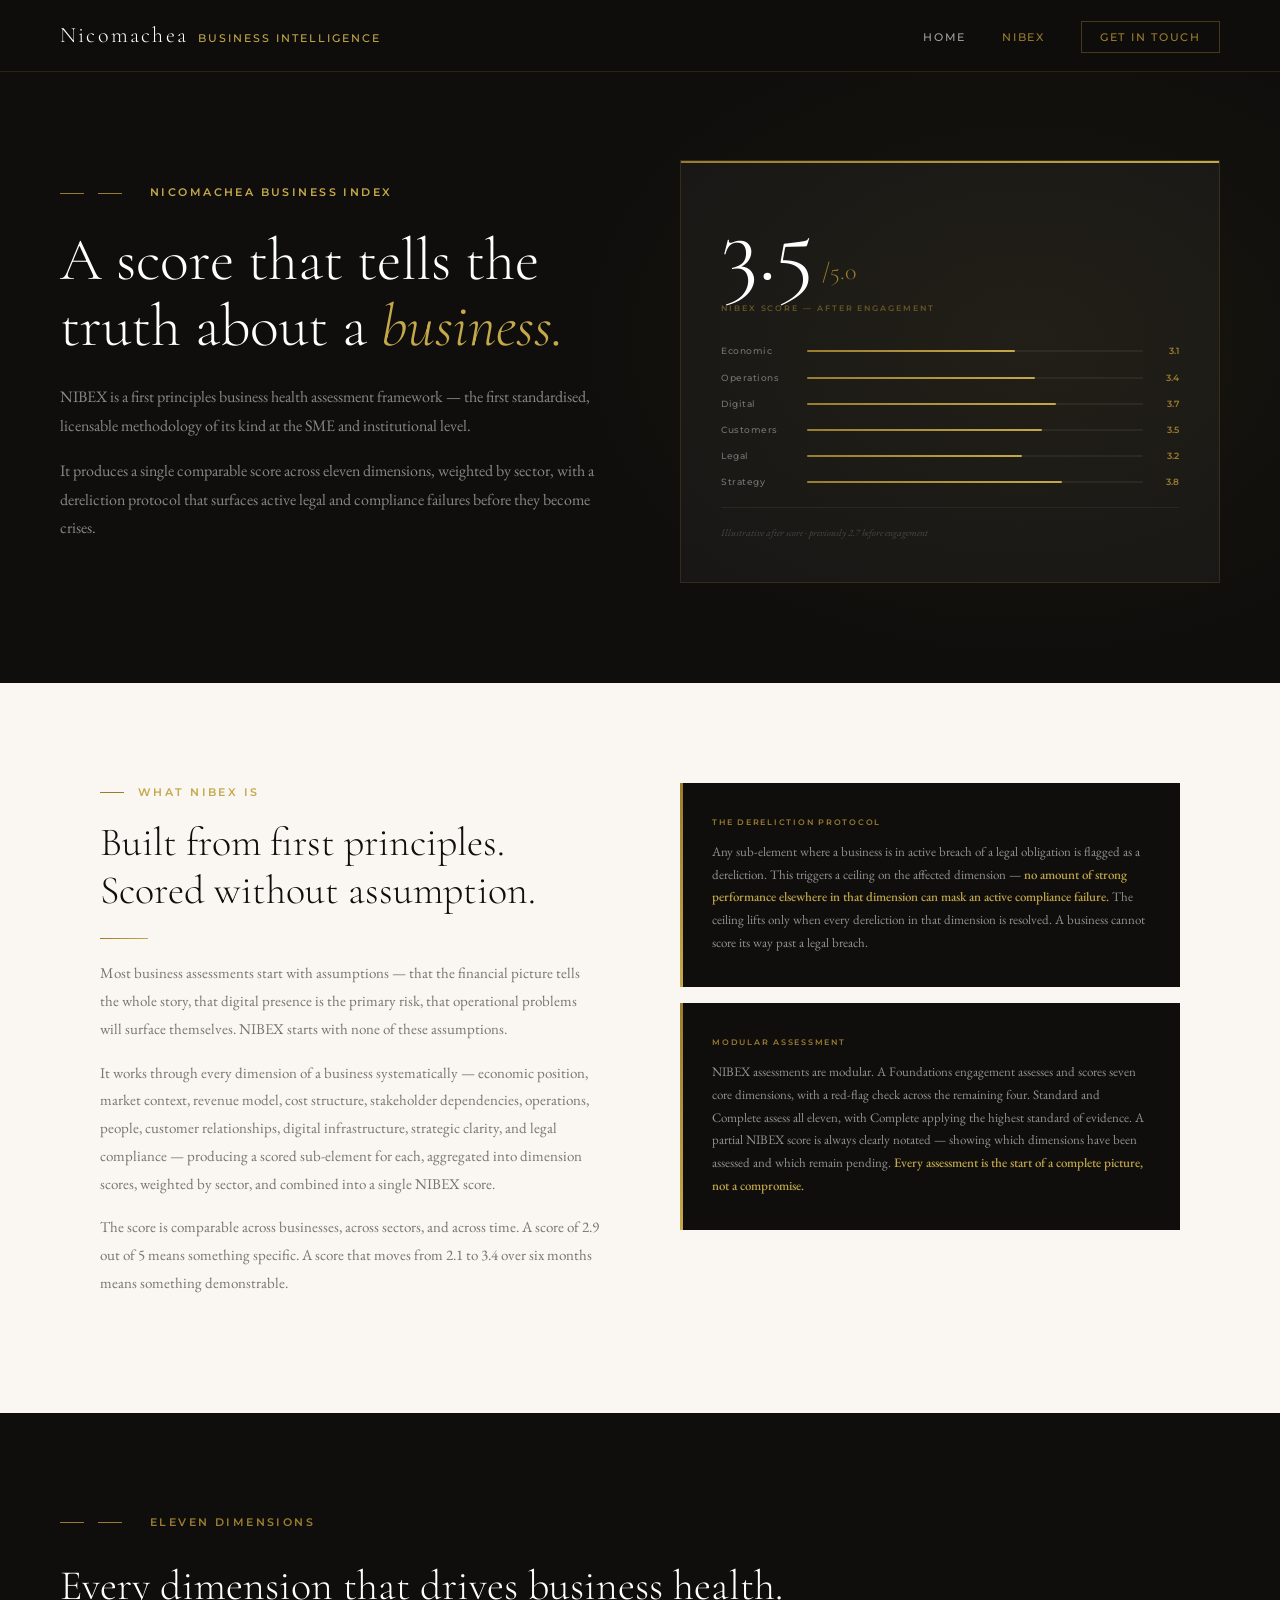
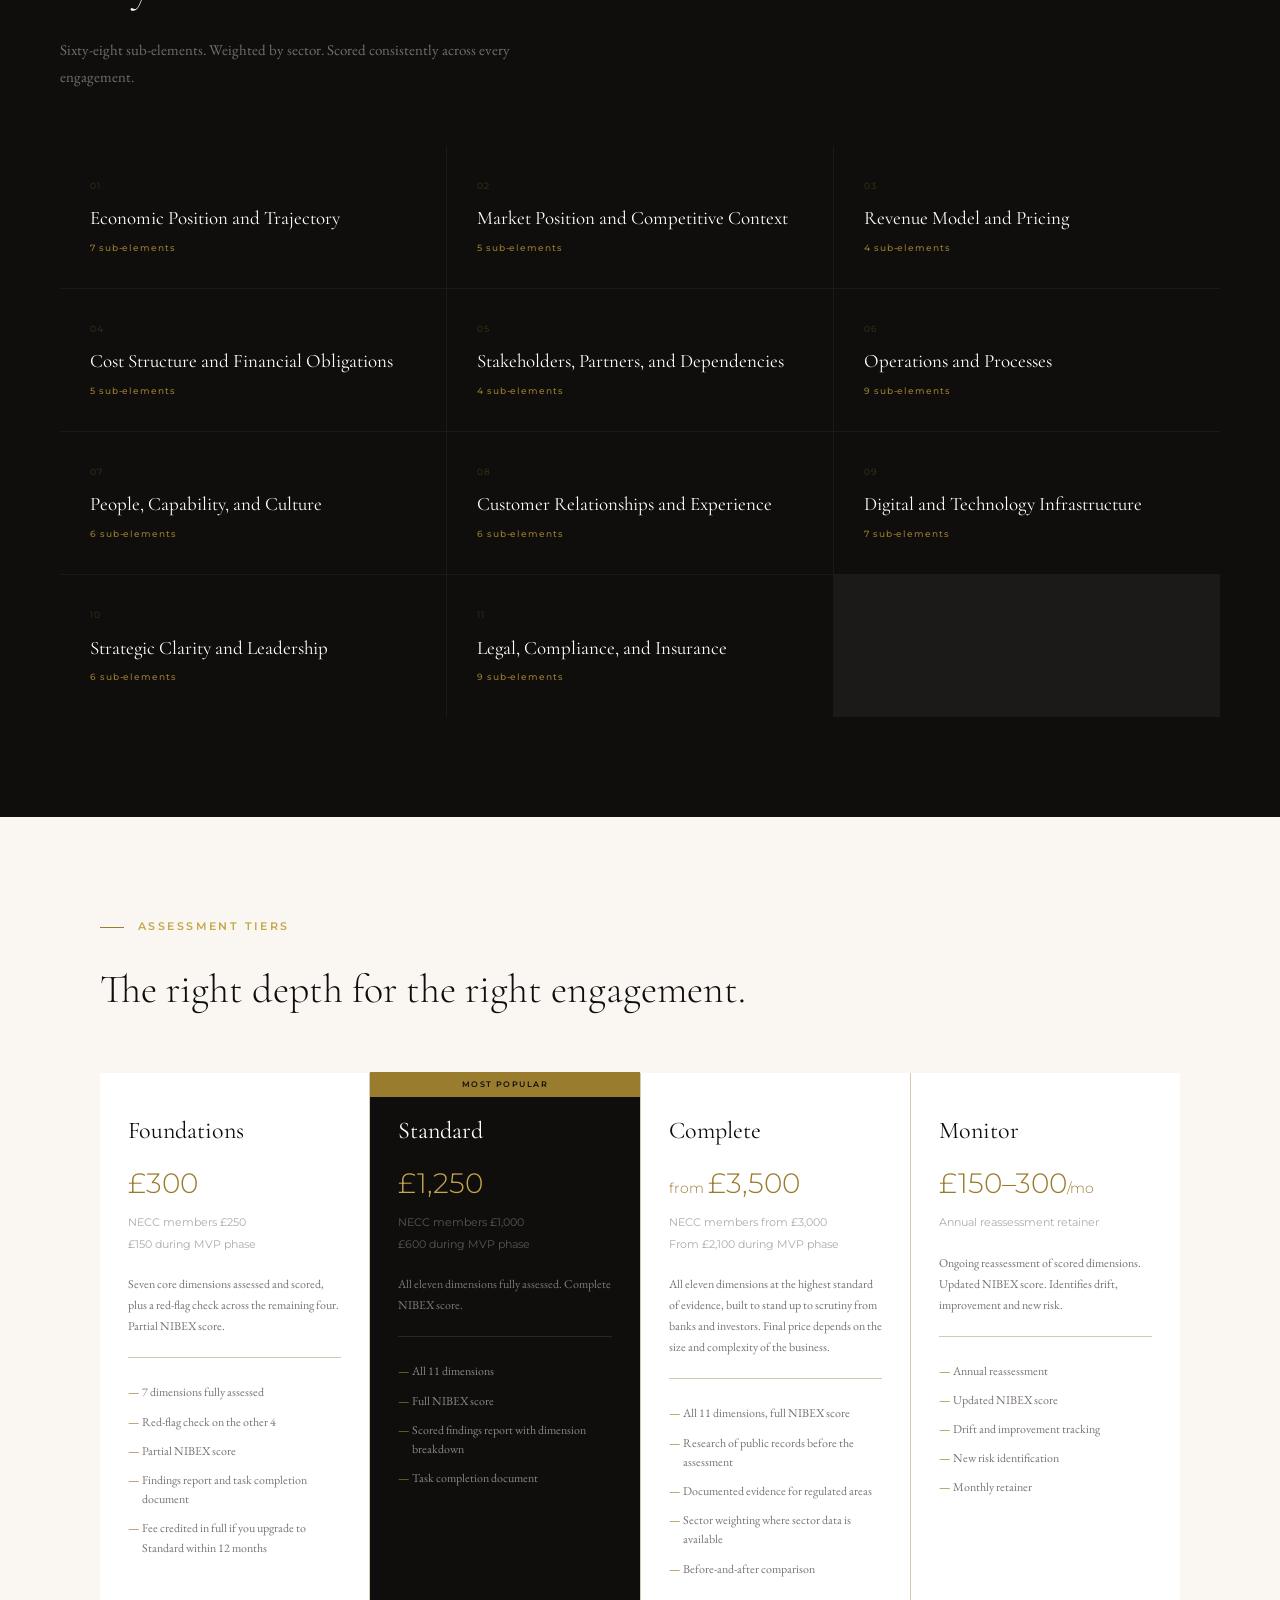
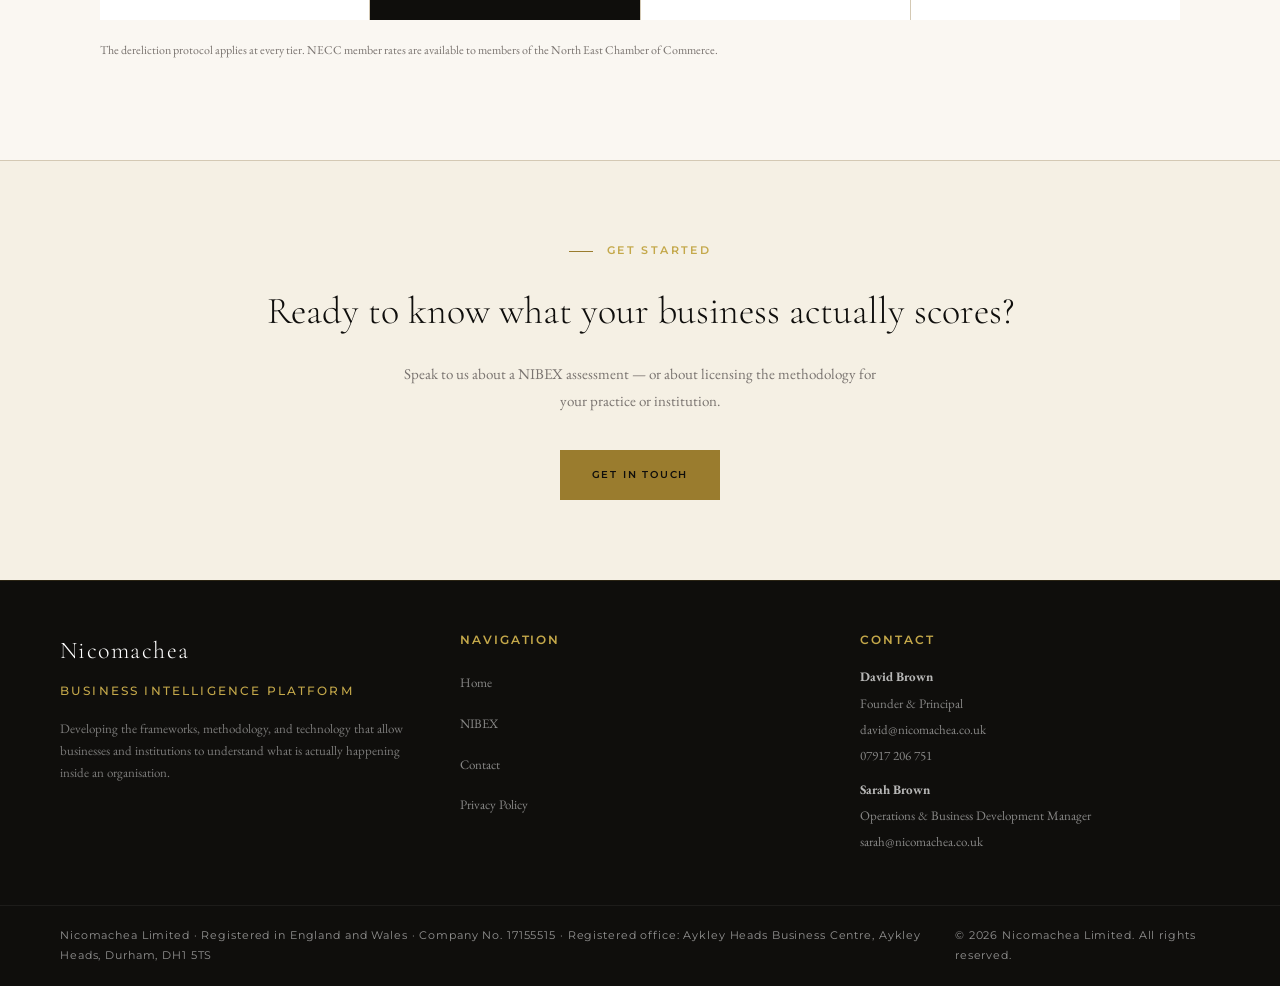
<file: nibex.html>
<!DOCTYPE html>
<html lang="en">
<head>
<meta charset="UTF-8">
<meta name="viewport" content="width=device-width, initial-scale=1.0">
<meta name="description" content="NIBEX — the Nicomachea Business Index. A first principles business health assessment framework producing a scored, comparable index across eleven dimensions.">
<title>NIBEX — Nicomachea Business Index</title>
<link rel="stylesheet" href="shared.css">
<style>
.page-hero {
  padding: 160px 60px 100px;
  background: var(--ink);
  position: relative;
  overflow: hidden;
}

.page-hero::before {
  content: '';
  position: absolute;
  inset: 0;
  background: radial-gradient(ellipse 60% 80% at 80% 50%, rgba(154,124,46,0.07) 0%, transparent 60%);
}

.page-hero-inner {
  max-width: 1200px;
  margin: 0 auto;
  position: relative;
  display: grid;
  grid-template-columns: 1fr 1fr;
  gap: 80px;
  align-items: center;
}

.page-hero h1 {
  font-family: var(--serif);
  font-size: clamp(36px, 5vw, 60px);
  font-weight: 300;
  color: #fff;
  line-height: 1.1;
  margin-bottom: 24px;
}

.page-hero h1 em {
  font-style: italic;
  color: var(--gold-light);
}

.page-hero p {
  font-size: 16px;
  line-height: 1.8;
  color: rgba(255,255,255,0.5);
  margin-bottom: 16px;
}

.hero-score-card {
  background: rgba(255,255,255,0.04);
  border: 1px solid rgba(154,124,46,0.2);
  padding: 40px;
  position: relative;
}

.hero-score-card::before {
  content: '';
  position: absolute;
  top: 0; left: 0; right: 0;
  height: 2px;
  background: linear-gradient(90deg, var(--gold), var(--gold-light));
}

.score-big {
  font-family: var(--serif);
  font-size: 96px;
  font-weight: 300;
  color: #fff;
  line-height: 1;
  display: flex;
  align-items: baseline;
  gap: 8px;
  margin-bottom: 4px;
}

.score-big span {
  font-size: 24px;
  color: var(--gold);
}

.score-card-label {
  font-family: var(--sans);
  font-size: 8px;
  font-weight: 600;
  letter-spacing: 0.24em;
  text-transform: uppercase;
  color: rgba(154,124,46,0.6);
  margin-bottom: 28px;
}

.score-card-bars { }

.score-bar-item {
  display: flex;
  align-items: center;
  gap: 10px;
  margin-bottom: 10px;
}

.score-bar-name {
  font-family: var(--sans);
  font-size: 9px;
  font-weight: 500;
  color: rgba(255,255,255,0.4);
  width: 76px;
  flex-shrink: 0;
  letter-spacing: 0.06em;
}

.score-bar-track {
  flex: 1;
  height: 2px;
  background: rgba(255,255,255,0.06);
  border-radius: 99px;
}

.score-bar-fill {
  height: 100%;
  background: linear-gradient(90deg, var(--gold), var(--gold-light));
  border-radius: 99px;
}

.score-bar-num {
  font-family: var(--sans);
  font-size: 9px;
  font-weight: 600;
  color: var(--gold);
  width: 26px;
  text-align: right;
}

/* WHAT IT IS */
.what-it-is {
  padding: 100px 60px;
  max-width: 1200px;
  margin: 0 auto;
}

.two-col {
  display: grid;
  grid-template-columns: 1fr 1fr;
  gap: 80px;
  align-items: start;
}

.what-it-is h2 {
  font-family: var(--serif);
  font-size: 40px;
  font-weight: 300;
  color: var(--ink);
  line-height: 1.2;
  margin-bottom: 24px;
}

.what-it-is p {
  font-size: 15px;
  line-height: 1.85;
  color: var(--muted);
  margin-bottom: 16px;
}

.protocol-box {
  background: var(--ink);
  padding: 32px;
  position: relative;
  margin-bottom: 20px;
}

.protocol-box::before {
  content: '';
  position: absolute;
  left: 0; top: 0; bottom: 0;
  width: 3px;
  background: linear-gradient(180deg, var(--gold), var(--gold-light));
}

.protocol-title {
  font-family: var(--sans);
  font-size: 8px;
  font-weight: 600;
  letter-spacing: 0.22em;
  text-transform: uppercase;
  color: var(--gold);
  margin-bottom: 12px;
}

.protocol-body {
  font-size: 13px;
  line-height: 1.75;
  color: rgba(255,255,255,0.55);
}

.protocol-body strong {
  color: var(--gold-light);
  font-weight: 500;
}

/* DIMENSIONS */
.dimensions-section {
  padding: 100px 60px;
  background: var(--ink);
}

.dimensions-inner {
  max-width: 1200px;
  margin: 0 auto;
}

.dimensions-inner h2 {
  font-family: var(--serif);
  font-size: 42px;
  font-weight: 300;
  color: #fff;
  margin-bottom: 12px;
}

.dimensions-inner > p {
  font-size: 15px;
  color: rgba(255,255,255,0.4);
  margin-bottom: 56px;
  max-width: 520px;
}

.dim-grid {
  display: grid;
  grid-template-columns: repeat(3, 1fr);
  gap: 1px;
  background: rgba(255,255,255,0.05);
}

.dim-item {
  background: var(--ink);
  padding: 32px 28px;
  border-left: 2px solid transparent;
  transition: border-color 0.2s, background 0.2s;
}

.dim-item:hover {
  border-left-color: var(--gold);
  background: rgba(154,124,46,0.04);
}

.dim-item-num {
  font-family: var(--sans);
  font-size: 9px;
  font-weight: 400;
  letter-spacing: 0.12em;
  color: rgba(154,124,46,0.35);
  margin-bottom: 12px;
}

.dim-item-name {
  font-family: var(--serif);
  font-size: 19px;
  font-weight: 400;
  color: #fff;
  margin-bottom: 10px;
  line-height: 1.25;
}

.dim-item-subs {
  font-family: var(--sans);
  font-size: 9px;
  font-weight: 500;
  letter-spacing: 0.1em;
  color: var(--gold);
}

/* TIERS */
.tiers-section {
  padding: 100px 60px;
  max-width: 1200px;
  margin: 0 auto;
}

.tiers-section h2 {
  font-family: var(--serif);
  font-size: 40px;
  font-weight: 300;
  color: var(--ink);
  margin-bottom: 48px;
}

.tiers-grid {
  display: grid;
  grid-template-columns: repeat(4, 1fr);
  gap: 1px;
  background: var(--rule);
}

.tier-item {
  background: var(--surface);
  padding: 36px 28px;
  position: relative;
}

.tier-item.featured {
  background: var(--ink);
}

.tier-item.featured::before {
  content: 'Most popular';
  position: absolute;
  top: -1px;
  left: 0;
  right: 0;
  background: var(--gold);
  text-align: center;
  font-family: var(--sans);
  font-size: 8px;
  font-weight: 600;
  letter-spacing: 0.18em;
  text-transform: uppercase;
  color: var(--ink);
  padding: 5px;
}

.tier-name {
  font-family: var(--serif);
  font-size: 24px;
  font-weight: 400;
  margin-bottom: 6px;
}

.tier-item:not(.featured) .tier-name { color: var(--ink); }
.tier-item.featured .tier-name { color: #fff; }

.tier-price {
  font-family: var(--sans);
  font-size: 28px;
  font-weight: 300;
  margin-bottom: 4px;
}

.tier-item:not(.featured) .tier-price { color: var(--gold); }
.tier-item.featured .tier-price { color: var(--gold-light); }

.tier-price-mvp {
  font-size: 11px;
  font-family: var(--sans);
  color: var(--faint);
  margin-bottom: 20px;
}

.tier-desc {
  font-size: 12px;
  line-height: 1.75;
  margin-bottom: 20px;
  padding-bottom: 20px;
  border-bottom: 0.5px solid var(--rule);
}

.tier-item:not(.featured) .tier-desc { color: var(--muted); }
.tier-item.featured .tier-desc { color: rgba(255,255,255,0.45); border-color: rgba(255,255,255,0.1); }

.tier-features {
  list-style: none;
}

.tier-features li {
  font-size: 12px;
  line-height: 1.6;
  padding: 5px 0 5px 14px;
  position: relative;
}

.tier-item:not(.featured) .tier-features li { color: var(--muted); }
.tier-item.featured .tier-features li { color: rgba(255,255,255,0.5); }

.tier-features li::before {
  content: '—';
  position: absolute;
  left: 0;
  color: var(--gold);
}

/* CTA */
.nibex-cta {
  background: var(--gold-pale);
  border-top: 0.5px solid var(--rule);
  padding: 80px 60px;
  text-align: center;
}

.nibex-cta h2 {
  font-family: var(--serif);
  font-size: 38px;
  font-weight: 300;
  color: var(--ink);
  margin-bottom: 16px;
}

.nibex-cta p {
  font-size: 15px;
  color: var(--muted);
  max-width: 480px;
  margin: 0 auto 36px;
  line-height: 1.75;
}

.btn-primary {
  font-family: var(--sans);
  font-size: 10px;
  font-weight: 600;
  letter-spacing: 0.18em;
  text-transform: uppercase;
  color: var(--ink);
  background: var(--gold);
  border: none;
  padding: 16px 32px;
  text-decoration: none;
  display: inline-block;
  transition: background 0.2s;
}

.btn-primary:hover { background: var(--gold-light); }

@media (max-width: 900px) {
  .page-hero { padding: 120px 24px 60px; }
  .page-hero-inner { grid-template-columns: 1fr; gap: 40px; }
  .what-it-is { padding: 60px 24px; }
  .two-col { grid-template-columns: 1fr; gap: 40px; }
  .dimensions-section { padding: 60px 24px; }
  .dim-grid { grid-template-columns: 1fr 1fr; }
  .tiers-section { padding: 60px 24px; }
  .tiers-grid { grid-template-columns: 1fr 1fr; }
  .nibex-cta { padding: 60px 24px; }
}
</style>
</head>
<body>

<nav>
  <a href="index.html" class="nav-brand">
    Nicomachea
    <span class="nav-brand-tag">Business Intelligence</span>
  </a>
  <ul class="nav-links">
    <li><a href="index.html">Home</a></li>
    <li><a href="nibex.html" class="active">NIBEX</a></li>
    <li><a href="contact.html" class="nav-cta">Get in touch</a></li>
  </ul>
</nav>

<!-- PAGE HERO -->
<section class="page-hero">
  <div class="page-hero-inner">
    <div>
      <div class="section-label" style="margin-bottom:24px">
        <span style="width:24px;height:1px;background:var(--gold);display:inline-block;vertical-align:middle;margin-right:14px;"></span>
        Nicomachea Business Index
      </div>
      <h1>A score that tells the truth about a <em>business.</em></h1>
      <p>NIBEX is a first principles business health assessment framework — the first standardised, licensable methodology of its kind at the SME and institutional level.</p>
      <p>It produces a single comparable score across eleven dimensions, weighted by sector, with a dereliction protocol that surfaces active legal and compliance failures before they become crises.</p>
    </div>
    <div class="hero-score-card">
      <div class="score-big">3.5<span>/5.0</span></div>
      <div class="score-card-label">NIBEX Score — After engagement</div>
      <div class="score-bar-item">
        <span class="score-bar-name">Economic</span>
        <div class="score-bar-track"><div class="score-bar-fill" style="width:62%"></div></div>
        <span class="score-bar-num">3.1</span>
      </div>
      <div class="score-bar-item">
        <span class="score-bar-name">Operations</span>
        <div class="score-bar-track"><div class="score-bar-fill" style="width:68%"></div></div>
        <span class="score-bar-num">3.4</span>
      </div>
      <div class="score-bar-item">
        <span class="score-bar-name">Digital</span>
        <div class="score-bar-track"><div class="score-bar-fill" style="width:74%"></div></div>
        <span class="score-bar-num">3.7</span>
      </div>
      <div class="score-bar-item">
        <span class="score-bar-name">Customers</span>
        <div class="score-bar-track"><div class="score-bar-fill" style="width:70%"></div></div>
        <span class="score-bar-num">3.5</span>
      </div>
      <div class="score-bar-item">
        <span class="score-bar-name">Legal</span>
        <div class="score-bar-track"><div class="score-bar-fill" style="width:64%"></div></div>
        <span class="score-bar-num">3.2</span>
      </div>
      <div class="score-bar-item">
        <span class="score-bar-name">Strategy</span>
        <div class="score-bar-track"><div class="score-bar-fill" style="width:76%"></div></div>
        <span class="score-bar-num">3.8</span>
      </div>
      <div style="margin-top:16px;padding-top:16px;border-top:1px solid rgba(255,255,255,0.06);font-size:10px;color:rgba(255,255,255,0.2);font-style:italic;">
        Illustrative after score · previously 2.7 before engagement
      </div>
    </div>
  </div>
</section>

<!-- WHAT IT IS -->
<section class="what-it-is">
  <div class="two-col">
    <div class="fade-in">
      <div class="section-label">What NIBEX is</div>
      <h2>Built from first principles. Scored without assumption.</h2>
      <div class="rule-gold"></div>
      <p>Most business assessments start with assumptions — that the financial picture tells the whole story, that digital presence is the primary risk, that operational problems will surface themselves. NIBEX starts with none of these assumptions.</p>
      <p>It works through every dimension of a business systematically — economic position, market context, revenue model, cost structure, stakeholder dependencies, operations, people, customer relationships, digital infrastructure, strategic clarity, and legal compliance — producing a scored sub-element for each, aggregated into dimension scores, weighted by sector, and combined into a single NIBEX score.</p>
      <p>The score is comparable across businesses, across sectors, and across time. A score of 2.9 out of 5 means something specific. A score that moves from 2.1 to 3.4 over six months means something demonstrable.</p>
    </div>
    <div class="fade-in">
      <div class="protocol-box" style="margin-bottom:16px">
        <div class="protocol-title">The dereliction protocol</div>
        <div class="protocol-body">Any sub-element where a business is in active breach of a legal obligation is flagged as a dereliction. This triggers a ceiling on the affected dimension — <strong>no amount of strong performance elsewhere in that dimension can mask an active compliance failure.</strong> The ceiling lifts only when every dereliction in that dimension is resolved. A business cannot score its way past a legal breach.</div>
      </div>
      <div class="protocol-box">
        <div class="protocol-title">Modular assessment</div>
        <div class="protocol-body">NIBEX assessments are modular. A Foundations engagement assesses and scores seven core dimensions, with a red-flag check across the remaining four. Standard and Complete assess all eleven, with Complete applying the highest standard of evidence. A partial NIBEX score is always clearly notated — showing which dimensions have been assessed and which remain pending. <strong>Every assessment is the start of a complete picture, not a compromise.</strong></div>
      </div>
    </div>
  </div>
</section>

<!-- DIMENSIONS -->
<section class="dimensions-section">
  <div class="dimensions-inner">
    <div class="section-label" style="color:var(--gold)">
      <span style="width:24px;height:1px;background:var(--gold);display:inline-block;vertical-align:middle;margin-right:14px;"></span>
      Eleven dimensions
    </div>
    <h2>Every dimension that drives business health.</h2>
    <p>Sixty-eight sub-elements. Weighted by sector. Scored consistently across every engagement.</p>
    <div class="dim-grid">
      <div class="dim-item fade-in">
        <div class="dim-item-num">01</div>
        <div class="dim-item-name">Economic Position and Trajectory</div>
        <div class="dim-item-subs">7 sub-elements</div>
      </div>
      <div class="dim-item fade-in">
        <div class="dim-item-num">02</div>
        <div class="dim-item-name">Market Position and Competitive Context</div>
        <div class="dim-item-subs">5 sub-elements</div>
      </div>
      <div class="dim-item fade-in">
        <div class="dim-item-num">03</div>
        <div class="dim-item-name">Revenue Model and Pricing</div>
        <div class="dim-item-subs">4 sub-elements</div>
      </div>
      <div class="dim-item fade-in">
        <div class="dim-item-num">04</div>
        <div class="dim-item-name">Cost Structure and Financial Obligations</div>
        <div class="dim-item-subs">5 sub-elements</div>
      </div>
      <div class="dim-item fade-in">
        <div class="dim-item-num">05</div>
        <div class="dim-item-name">Stakeholders, Partners, and Dependencies</div>
        <div class="dim-item-subs">4 sub-elements</div>
      </div>
      <div class="dim-item fade-in">
        <div class="dim-item-num">06</div>
        <div class="dim-item-name">Operations and Processes</div>
        <div class="dim-item-subs">9 sub-elements</div>
      </div>
      <div class="dim-item fade-in">
        <div class="dim-item-num">07</div>
        <div class="dim-item-name">People, Capability, and Culture</div>
        <div class="dim-item-subs">6 sub-elements</div>
      </div>
      <div class="dim-item fade-in">
        <div class="dim-item-num">08</div>
        <div class="dim-item-name">Customer Relationships and Experience</div>
        <div class="dim-item-subs">6 sub-elements</div>
      </div>
      <div class="dim-item fade-in">
        <div class="dim-item-num">09</div>
        <div class="dim-item-name">Digital and Technology Infrastructure</div>
        <div class="dim-item-subs">7 sub-elements</div>
      </div>
      <div class="dim-item fade-in">
        <div class="dim-item-num">10</div>
        <div class="dim-item-name">Strategic Clarity and Leadership</div>
        <div class="dim-item-subs">6 sub-elements</div>
      </div>
      <div class="dim-item fade-in">
        <div class="dim-item-num">11</div>
        <div class="dim-item-name">Legal, Compliance, and Insurance</div>
        <div class="dim-item-subs">9 sub-elements</div>
      </div>
    </div>
  </div>
</section>

<!-- TIERS -->
<section class="tiers-section">
  <div class="section-label">Assessment tiers</div>
  <h2>The right depth for the right engagement.</h2>
  <div class="tiers-grid">
    <div class="tier-item">
      <div class="tier-name">Foundations</div>
      <div class="tier-price">£300</div>
      <div class="tier-price-mvp" style="margin-bottom:2px">NECC members £250</div>
      <div class="tier-price-mvp">£150 during MVP phase</div>
      <div class="tier-desc">Seven core dimensions assessed and scored, plus a red-flag check across the remaining four. Partial NIBEX score.</div>
      <ul class="tier-features">
        <li>7 dimensions fully assessed</li>
        <li>Red-flag check on the other 4</li>
        <li>Partial NIBEX score</li>
        <li>Findings report and task completion document</li>
        <li>Fee credited in full if you upgrade to Standard within 12 months</li>
      </ul>
    </div>
    <div class="tier-item featured">
      <div class="tier-name">Standard</div>
      <div class="tier-price">£1,250</div>
      <div class="tier-price-mvp" style="color:rgba(255,255,255,0.3);margin-bottom:2px">NECC members £1,000</div>
      <div class="tier-price-mvp" style="color:rgba(255,255,255,0.3)">£600 during MVP phase</div>
      <div class="tier-desc">All eleven dimensions fully assessed. Complete NIBEX score.</div>
      <ul class="tier-features">
        <li>All 11 dimensions</li>
        <li>Full NIBEX score</li>
        <li>Scored findings report with dimension breakdown</li>
        <li>Task completion document</li>
      </ul>
    </div>
    <div class="tier-item">
      <div class="tier-name">Complete</div>
      <div class="tier-price"><span style="font-size:14px">from </span>£3,500</div>
      <div class="tier-price-mvp" style="margin-bottom:2px">NECC members from £3,000</div>
      <div class="tier-price-mvp">From £2,100 during MVP phase</div>
      <div class="tier-desc">All eleven dimensions at the highest standard of evidence, built to stand up to scrutiny from banks and investors. Final price depends on the size and complexity of the business.</div>
      <ul class="tier-features">
        <li>All 11 dimensions, full NIBEX score</li>
        <li>Research of public records before the assessment</li>
        <li>Documented evidence for regulated areas</li>
        <li>Sector weighting where sector data is available</li>
        <li>Before-and-after comparison</li>
      </ul>
    </div>
    <div class="tier-item">
      <div class="tier-name">Monitor</div>
      <div class="tier-price">£150–300<span style="font-size:14px">/mo</span></div>
      <div class="tier-price-mvp">Annual reassessment retainer</div>
      <div class="tier-desc">Ongoing reassessment of scored dimensions. Updated NIBEX score. Identifies drift, improvement and new risk.</div>
      <ul class="tier-features">
        <li>Annual reassessment</li>
        <li>Updated NIBEX score</li>
        <li>Drift and improvement tracking</li>
        <li>New risk identification</li>
        <li>Monthly retainer</li>
      </ul>
    </div>
  </div>
  <p style="font-size:12px;color:var(--muted);margin-top:20px;line-height:1.7">The dereliction protocol applies at every tier. NECC member rates are available to members of the North East Chamber of Commerce.</p>
</section>

<!-- CTA -->
<section class="nibex-cta">
  <div class="section-label" style="justify-content:center">Get started</div>
  <h2>Ready to know what your business actually scores?</h2>
  <p>Speak to us about a NIBEX assessment — or about licensing the methodology for your practice or institution.</p>
  <a href="contact.html" class="btn-primary">Get in touch</a>
</section>

<!-- FOOTER -->
<footer>
  <div>
    <div class="footer-brand">Nicomachea</div>
    <div class="footer-tag">Business Intelligence Platform</div>
    <div class="footer-desc">Developing the frameworks, methodology, and technology that allow businesses and institutions to understand what is actually happening inside an organisation.</div>
  </div>
  <div>
    <div class="footer-col-label">Navigation</div>
    <ul class="footer-links">
      <li><a href="index.html">Home</a></li>
      <li><a href="nibex.html">NIBEX</a></li>
      <li><a href="contact.html">Contact</a></li>
      <li><a href="Nicomachea_Privacy_Policy.html">Privacy Policy</a></li>
    </ul>
  </div>
  <div>
    <div class="footer-col-label">Contact</div>
    <div class="footer-contact-item"><strong style="color:rgba(255,255,255,0.7);font-size:13px">David Brown</strong></div>
    <div class="footer-contact-item">Founder &amp; Principal</div>
    <div class="footer-contact-item"><a href="mailto:david@nicomachea.co.uk">david@nicomachea.co.uk</a></div>
    <div class="footer-contact-item"><a href="tel:07917206751">07917 206 751</a></div>
    <div class="footer-contact-item" style="margin-top:12px"><strong style="color:rgba(255,255,255,0.7);font-size:13px">Sarah Brown</strong></div>
    <div class="footer-contact-item">Operations &amp; Business Development Manager</div>
    <div class="footer-contact-item"><a href="mailto:sarah@nicomachea.co.uk">sarah@nicomachea.co.uk</a></div>
  </div>
</footer>
<div class="footer-bottom">
  <div class="footer-reg">Nicomachea Limited · Registered in England and Wales · Company No. 17155515 · Registered office: Aykley Heads Business Centre, Aykley Heads, Durham, DH1 5TS</div>
  <div class="footer-reg">© 2026 Nicomachea Limited. All rights reserved.</div>
</div>

</body>
</html>
</file>
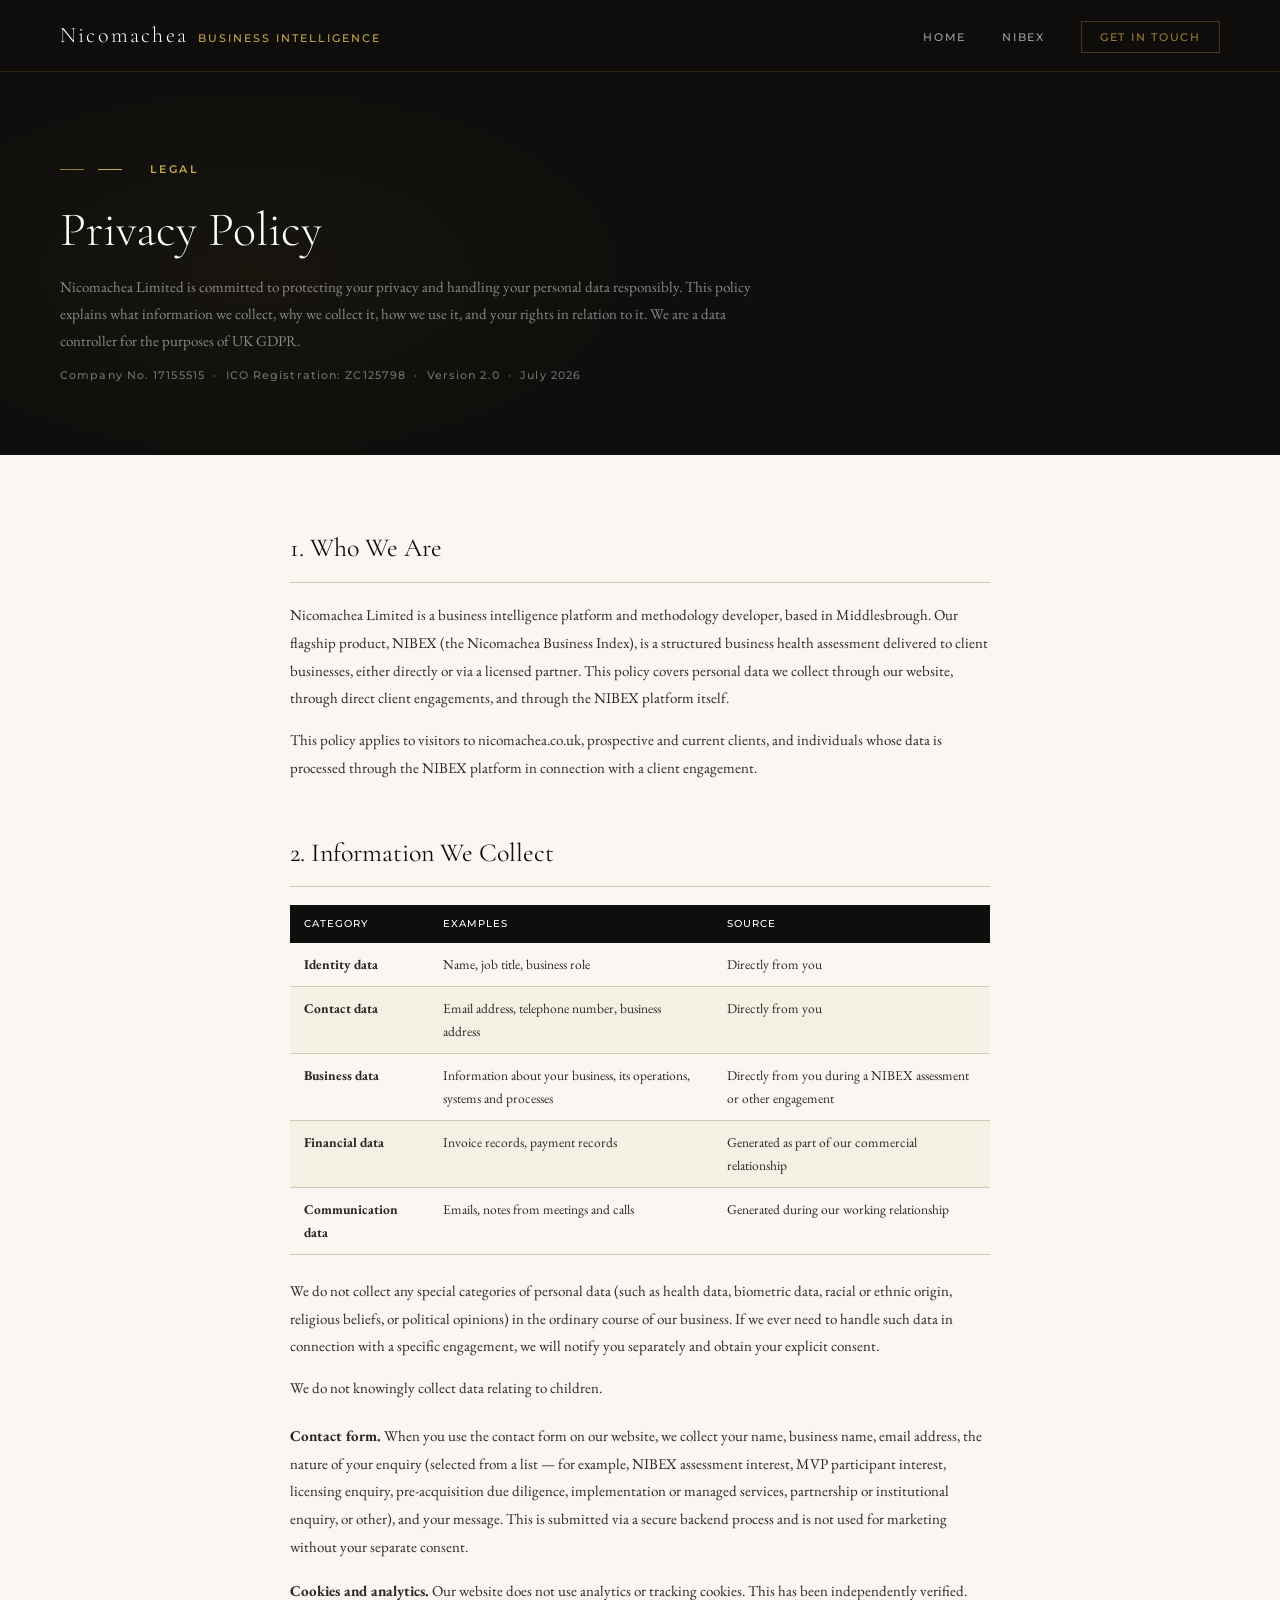
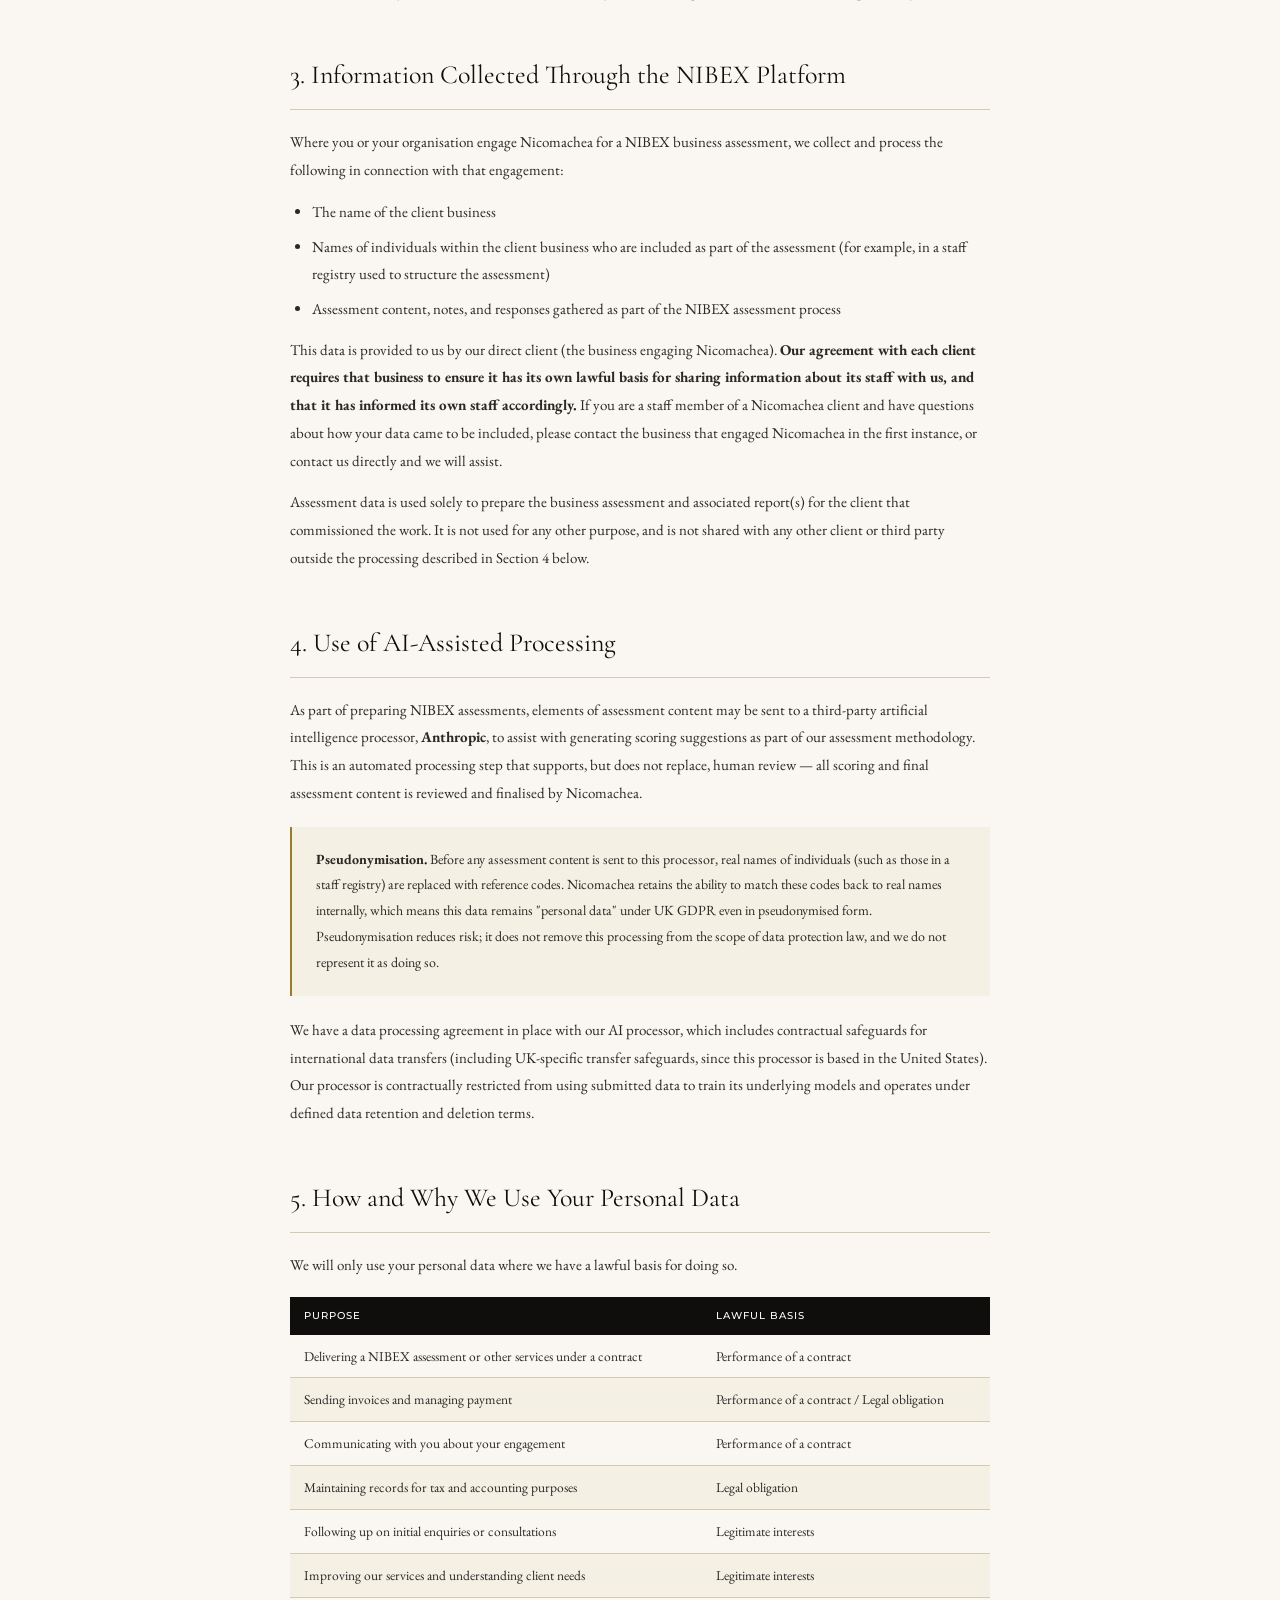
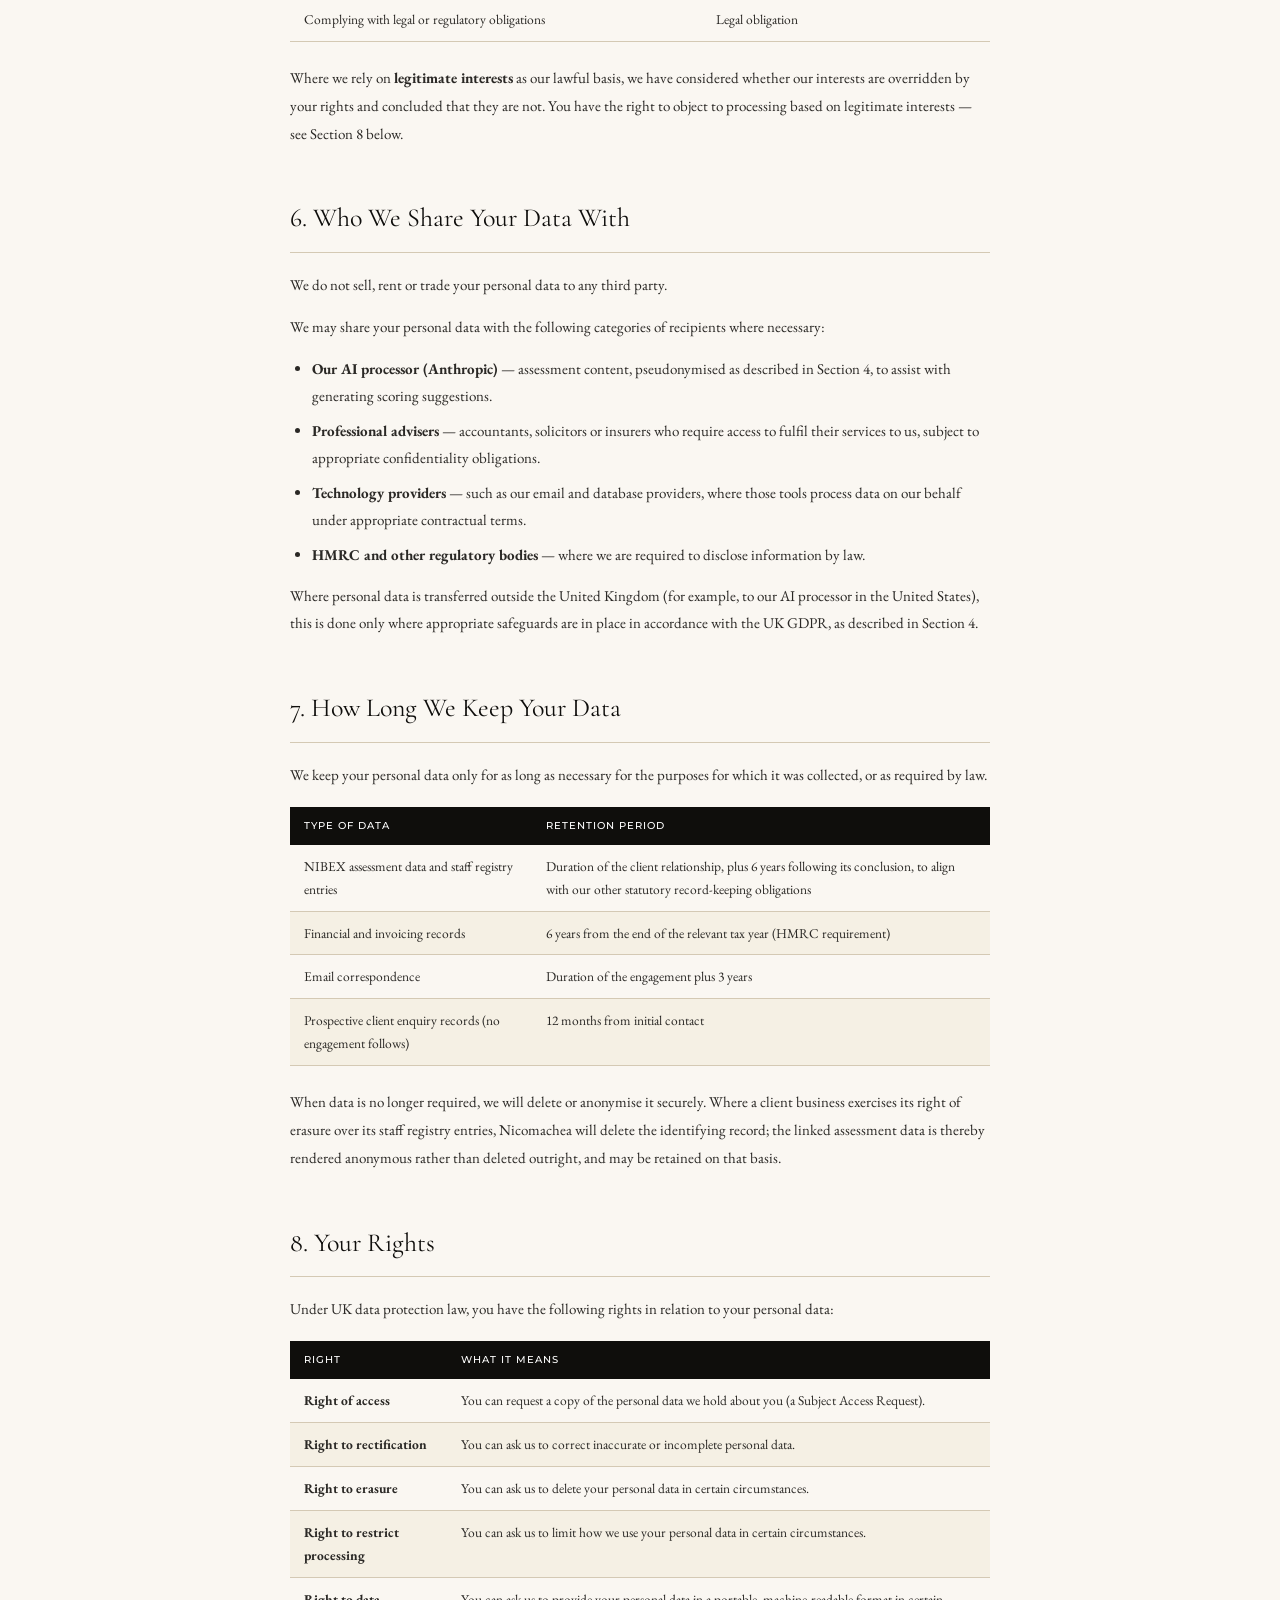
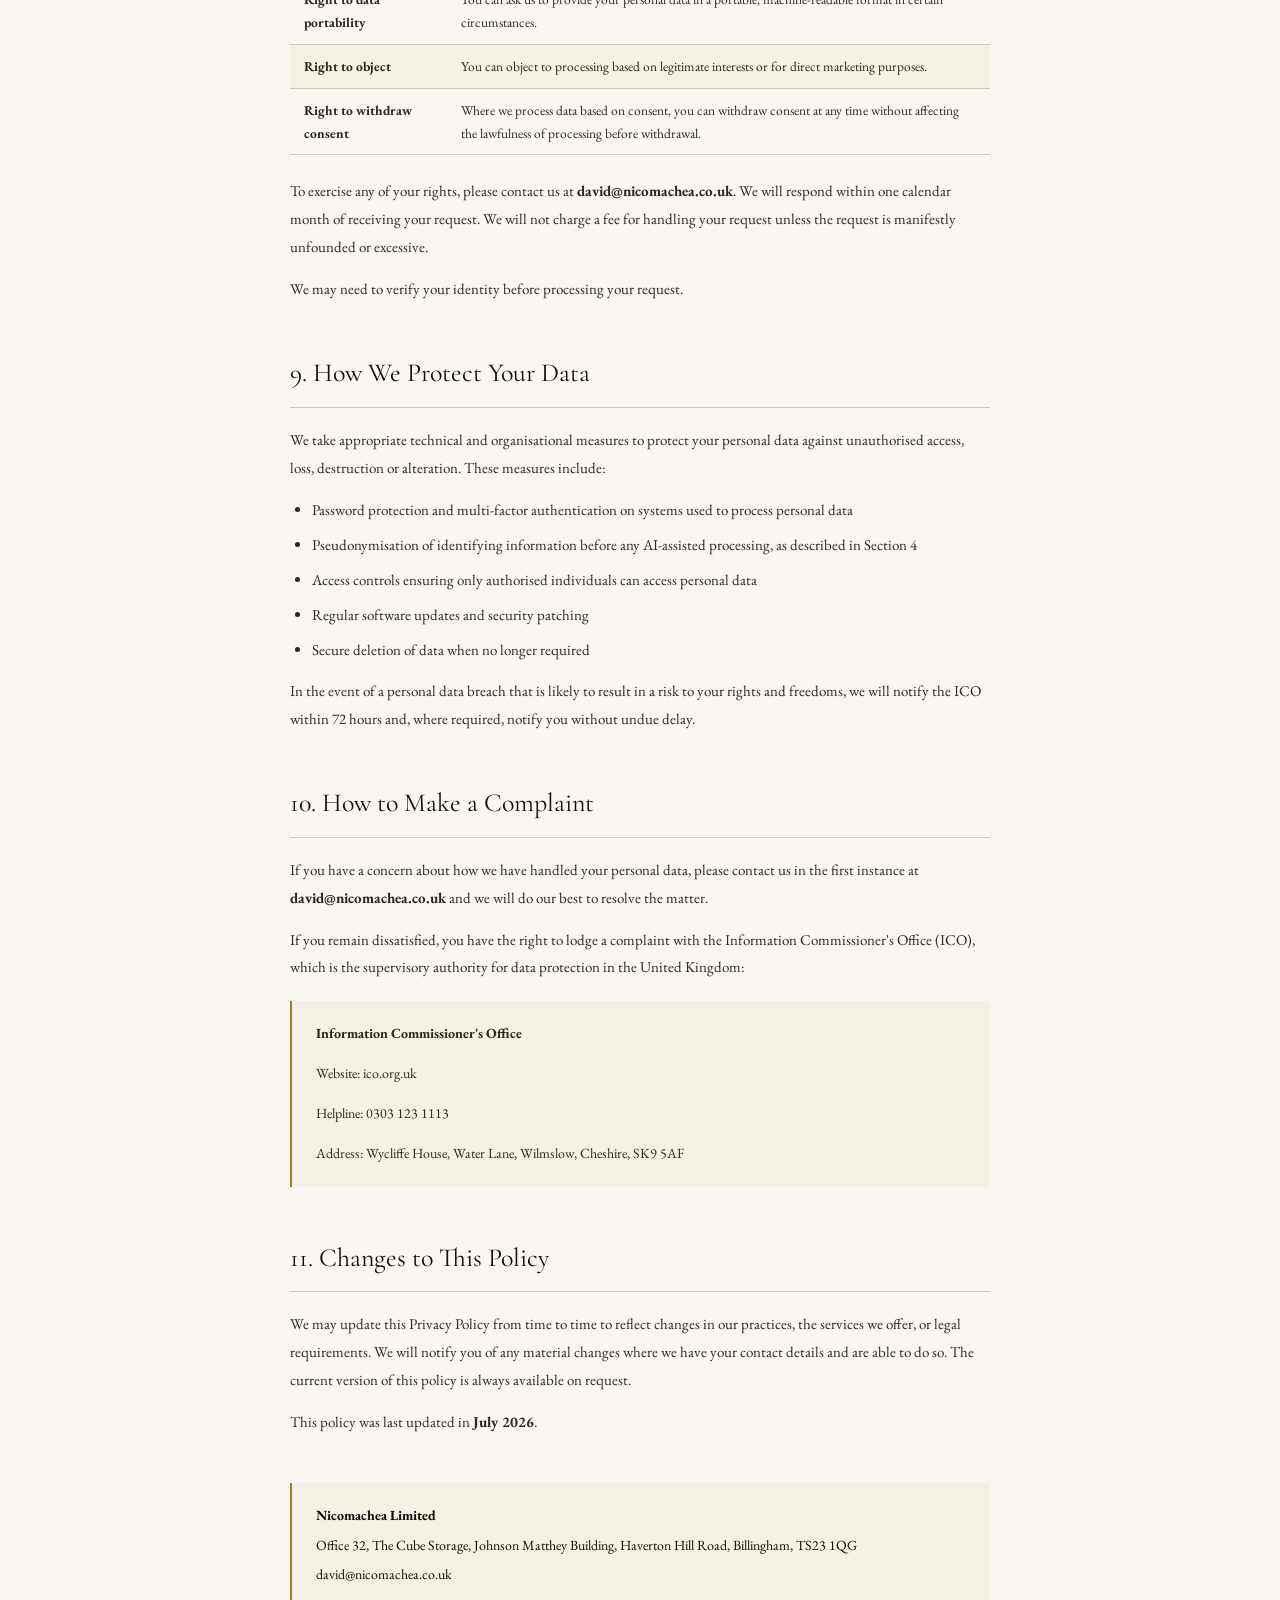
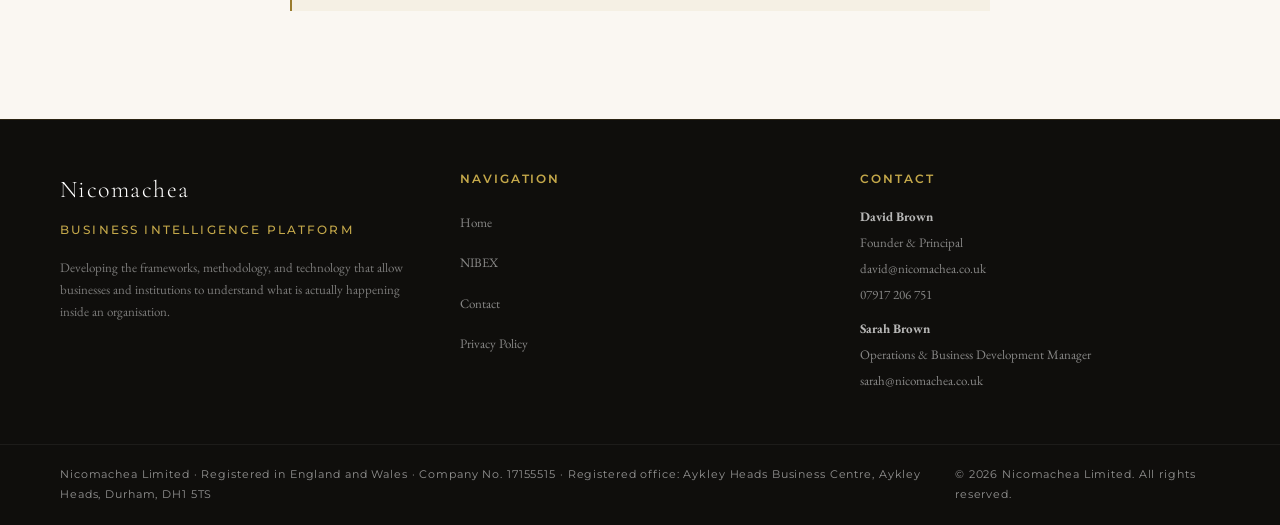
<file: Nicomachea_Privacy_Policy.html>
<!DOCTYPE html>
<html lang="en">
<head>
<meta charset="UTF-8">
<meta name="viewport" content="width=device-width, initial-scale=1.0">
<meta name="description" content="Nicomachea Limited — Privacy Policy. How we collect, use, and protect personal data.">
<title>Privacy Policy — Nicomachea</title>
<link rel="stylesheet" href="shared.css">
<style>
.policy-hero {
  padding: 160px 60px 70px;
  background: var(--ink);
  position: relative;
  overflow: hidden;
}

.policy-hero::before {
  content: '';
  position: absolute;
  inset: 0;
  background: radial-gradient(ellipse 50% 70% at 20% 60%, rgba(154,124,46,0.06) 0%, transparent 60%);
}

.policy-hero-inner {
  max-width: 720px;
  position: relative;
}

.policy-hero h1 {
  font-family: var(--serif);
  font-size: clamp(32px, 4.5vw, 48px);
  font-weight: 300;
  color: #fff;
  line-height: 1.1;
  margin-bottom: 16px;
}

.policy-meta {
  font-family: var(--sans);
  font-size: 11px;
  font-weight: 500;
  letter-spacing: 0.1em;
  color: rgba(255,255,255,0.4);
  margin-top: 12px;
}

.policy-intro {
  font-size: 15px;
  line-height: 1.8;
  color: rgba(255,255,255,0.5);
  margin-top: 16px;
}

/* BODY */
.policy-body {
  padding: 70px 60px 90px;
  max-width: 820px;
  margin: 0 auto;
}

.policy-section {
  margin-bottom: 48px;
}

.policy-section h2 {
  font-family: var(--serif);
  font-size: 26px;
  font-weight: 400;
  color: var(--ink);
  padding-bottom: 10px;
  border-bottom: 0.5px solid var(--rule);
  margin-bottom: 18px;
}

.policy-section p {
  font-size: 15px;
  line-height: 1.85;
  color: var(--ink-mid);
  margin-bottom: 14px;
}

.policy-section p:last-child { margin-bottom: 0; }

.policy-section ul {
  margin: 0 0 14px 22px;
}

.policy-section li {
  font-size: 15px;
  line-height: 1.8;
  color: var(--ink-mid);
  margin-bottom: 8px;
}

.policy-highlight {
  background: var(--gold-pale);
  border-left: 2px solid var(--gold);
  padding: 20px 24px;
  margin: 20px 0;
}

.policy-highlight p {
  font-size: 14px;
  color: var(--ink-mid);
}

.policy-table {
  width: 100%;
  border-collapse: collapse;
  margin: 18px 0 22px;
  font-size: 13.5px;
}

.policy-table th {
  background: var(--ink);
  color: #fff;
  font-family: var(--sans);
  font-weight: 500;
  font-size: 10px;
  letter-spacing: 0.1em;
  text-transform: uppercase;
  padding: 10px 14px;
  text-align: left;
}

.policy-table td {
  padding: 10px 14px;
  border-bottom: 0.5px solid var(--rule);
  vertical-align: top;
  line-height: 1.7;
  color: var(--ink-mid);
}

.policy-table tr:nth-child(even) td {
  background: var(--gold-pale);
}

.policy-contact-block {
  background: var(--gold-pale);
  border-left: 2px solid var(--gold);
  padding: 20px 24px;
  margin: 18px 0;
}

.policy-contact-block p {
  margin-bottom: 4px;
  font-size: 14px;
}

@media (max-width: 900px) {
  .policy-hero { padding: 120px 24px 50px; }
  .policy-body { padding: 50px 24px 70px; }
}
</style>
</head>
<body>

<nav>
  <a href="index.html" class="nav-brand">
    Nicomachea
    <span class="nav-brand-tag">Business Intelligence</span>
  </a>
  <ul class="nav-links">
    <li><a href="index.html">Home</a></li>
    <li><a href="nibex.html">NIBEX</a></li>
    <li><a href="contact.html" class="nav-cta">Get in touch</a></li>
  </ul>
</nav>

<!-- HERO -->
<section class="policy-hero">
  <div class="policy-hero-inner">
    <div class="section-label" style="margin-bottom:24px">
      <span style="width:24px;height:1px;background:var(--gold-light);display:inline-block;vertical-align:middle;margin-right:14px;"></span>
      Legal
    </div>
    <h1>Privacy Policy</h1>
    <p class="policy-intro">Nicomachea Limited is committed to protecting your privacy and handling your personal data responsibly. This policy explains what information we collect, why we collect it, how we use it, and your rights in relation to it. We are a data controller for the purposes of UK GDPR.</p>
    <div class="policy-meta">Company No. 17155515 &nbsp;·&nbsp; ICO Registration: ZC125798 &nbsp;·&nbsp; Version 2.0 &nbsp;·&nbsp; July 2026</div>
  </div>
</section>

<!-- BODY -->
<div class="policy-body">

  <div class="policy-section">
    <h2>1. Who We Are</h2>
    <p>Nicomachea Limited is a business intelligence platform and methodology developer, based in Middlesbrough. Our flagship product, NIBEX (the Nicomachea Business Index), is a structured business health assessment delivered to client businesses, either directly or via a licensed partner. This policy covers personal data we collect through our website, through direct client engagements, and through the NIBEX platform itself.</p>
    <p>This policy applies to visitors to nicomachea.co.uk, prospective and current clients, and individuals whose data is processed through the NIBEX platform in connection with a client engagement.</p>
  </div>

  <div class="policy-section">
    <h2>2. Information We Collect</h2>

    <table class="policy-table">
      <thead>
        <tr><th>Category</th><th>Examples</th><th>Source</th></tr>
      </thead>
      <tbody>
        <tr><td><strong>Identity data</strong></td><td>Name, job title, business role</td><td>Directly from you</td></tr>
        <tr><td><strong>Contact data</strong></td><td>Email address, telephone number, business address</td><td>Directly from you</td></tr>
        <tr><td><strong>Business data</strong></td><td>Information about your business, its operations, systems and processes</td><td>Directly from you during a NIBEX assessment or other engagement</td></tr>
        <tr><td><strong>Financial data</strong></td><td>Invoice records, payment records</td><td>Generated as part of our commercial relationship</td></tr>
        <tr><td><strong>Communication data</strong></td><td>Emails, notes from meetings and calls</td><td>Generated during our working relationship</td></tr>
      </tbody>
    </table>

    <p>We do not collect any special categories of personal data (such as health data, biometric data, racial or ethnic origin, religious beliefs, or political opinions) in the ordinary course of our business. If we ever need to handle such data in connection with a specific engagement, we will notify you separately and obtain your explicit consent.</p>
    <p>We do not knowingly collect data relating to children.</p>

    <p style="margin-top:20px"><strong>Contact form.</strong> When you use the contact form on our website, we collect your name, business name, email address, the nature of your enquiry (selected from a list — for example, NIBEX assessment interest, MVP participant interest, licensing enquiry, pre-acquisition due diligence, implementation or managed services, partnership or institutional enquiry, or other), and your message. This is submitted via a secure backend process and is not used for marketing without your separate consent.</p>

    <p style="margin-top:16px"><strong>Cookies and analytics.</strong> Our website does not use analytics or tracking cookies. This has been independently verified.</p>
  </div>

  <div class="policy-section">
    <h2>3. Information Collected Through the NIBEX Platform</h2>
    <p>Where you or your organisation engage Nicomachea for a NIBEX business assessment, we collect and process the following in connection with that engagement:</p>
    <ul>
      <li>The name of the client business</li>
      <li>Names of individuals within the client business who are included as part of the assessment (for example, in a staff registry used to structure the assessment)</li>
      <li>Assessment content, notes, and responses gathered as part of the NIBEX assessment process</li>
    </ul>
    <p>This data is provided to us by our direct client (the business engaging Nicomachea). <strong>Our agreement with each client requires that business to ensure it has its own lawful basis for sharing information about its staff with us, and that it has informed its own staff accordingly.</strong> If you are a staff member of a Nicomachea client and have questions about how your data came to be included, please contact the business that engaged Nicomachea in the first instance, or contact us directly and we will assist.</p>
    <p>Assessment data is used solely to prepare the business assessment and associated report(s) for the client that commissioned the work. It is not used for any other purpose, and is not shared with any other client or third party outside the processing described in Section 4 below.</p>
  </div>

  <div class="policy-section">
    <h2>4. Use of AI-Assisted Processing</h2>
    <p>As part of preparing NIBEX assessments, elements of assessment content may be sent to a third-party artificial intelligence processor, <strong>Anthropic</strong>, to assist with generating scoring suggestions as part of our assessment methodology. This is an automated processing step that supports, but does not replace, human review — all scoring and final assessment content is reviewed and finalised by Nicomachea.</p>
    <div class="policy-highlight">
      <p><strong>Pseudonymisation.</strong> Before any assessment content is sent to this processor, real names of individuals (such as those in a staff registry) are replaced with reference codes. Nicomachea retains the ability to match these codes back to real names internally, which means this data remains "personal data" under UK GDPR even in pseudonymised form. Pseudonymisation reduces risk; it does not remove this processing from the scope of data protection law, and we do not represent it as doing so.</p>
    </div>
    <p>We have a data processing agreement in place with our AI processor, which includes contractual safeguards for international data transfers (including UK-specific transfer safeguards, since this processor is based in the United States). Our processor is contractually restricted from using submitted data to train its underlying models and operates under defined data retention and deletion terms.</p>
  </div>

  <div class="policy-section">
    <h2>5. How and Why We Use Your Personal Data</h2>
    <p>We will only use your personal data where we have a lawful basis for doing so.</p>

    <table class="policy-table">
      <thead><tr><th>Purpose</th><th>Lawful Basis</th></tr></thead>
      <tbody>
        <tr><td>Delivering a NIBEX assessment or other services under a contract</td><td>Performance of a contract</td></tr>
        <tr><td>Sending invoices and managing payment</td><td>Performance of a contract / Legal obligation</td></tr>
        <tr><td>Communicating with you about your engagement</td><td>Performance of a contract</td></tr>
        <tr><td>Maintaining records for tax and accounting purposes</td><td>Legal obligation</td></tr>
        <tr><td>Following up on initial enquiries or consultations</td><td>Legitimate interests</td></tr>
        <tr><td>Improving our services and understanding client needs</td><td>Legitimate interests</td></tr>
        <tr><td>Complying with legal or regulatory obligations</td><td>Legal obligation</td></tr>
      </tbody>
    </table>

    <p>Where we rely on <strong>legitimate interests</strong> as our lawful basis, we have considered whether our interests are overridden by your rights and concluded that they are not. You have the right to object to processing based on legitimate interests — see Section 8 below.</p>
  </div>

  <div class="policy-section">
    <h2>6. Who We Share Your Data With</h2>
    <p>We do not sell, rent or trade your personal data to any third party.</p>
    <p>We may share your personal data with the following categories of recipients where necessary:</p>
    <ul>
      <li><strong>Our AI processor (Anthropic)</strong> — assessment content, pseudonymised as described in Section 4, to assist with generating scoring suggestions.</li>
      <li><strong>Professional advisers</strong> — accountants, solicitors or insurers who require access to fulfil their services to us, subject to appropriate confidentiality obligations.</li>
      <li><strong>Technology providers</strong> — such as our email and database providers, where those tools process data on our behalf under appropriate contractual terms.</li>
      <li><strong>HMRC and other regulatory bodies</strong> — where we are required to disclose information by law.</li>
    </ul>
    <p>Where personal data is transferred outside the United Kingdom (for example, to our AI processor in the United States), this is done only where appropriate safeguards are in place in accordance with the UK GDPR, as described in Section 4.</p>
  </div>

  <div class="policy-section">
    <h2>7. How Long We Keep Your Data</h2>
    <p>We keep your personal data only for as long as necessary for the purposes for which it was collected, or as required by law.</p>

    <table class="policy-table">
      <thead><tr><th>Type of Data</th><th>Retention Period</th></tr></thead>
      <tbody>
        <tr><td>NIBEX assessment data and staff registry entries</td><td>Duration of the client relationship, plus 6 years following its conclusion, to align with our other statutory record-keeping obligations</td></tr>
        <tr><td>Financial and invoicing records</td><td>6 years from the end of the relevant tax year (HMRC requirement)</td></tr>
        <tr><td>Email correspondence</td><td>Duration of the engagement plus 3 years</td></tr>
        <tr><td>Prospective client enquiry records (no engagement follows)</td><td>12 months from initial contact</td></tr>
      </tbody>
    </table>

    <p>When data is no longer required, we will delete or anonymise it securely. Where a client business exercises its right of erasure over its staff registry entries, Nicomachea will delete the identifying record; the linked assessment data is thereby rendered anonymous rather than deleted outright, and may be retained on that basis.</p>
  </div>

  <div class="policy-section">
    <h2>8. Your Rights</h2>
    <p>Under UK data protection law, you have the following rights in relation to your personal data:</p>

    <table class="policy-table">
      <thead><tr><th>Right</th><th>What It Means</th></tr></thead>
      <tbody>
        <tr><td><strong>Right of access</strong></td><td>You can request a copy of the personal data we hold about you (a Subject Access Request).</td></tr>
        <tr><td><strong>Right to rectification</strong></td><td>You can ask us to correct inaccurate or incomplete personal data.</td></tr>
        <tr><td><strong>Right to erasure</strong></td><td>You can ask us to delete your personal data in certain circumstances.</td></tr>
        <tr><td><strong>Right to restrict processing</strong></td><td>You can ask us to limit how we use your personal data in certain circumstances.</td></tr>
        <tr><td><strong>Right to data portability</strong></td><td>You can ask us to provide your personal data in a portable, machine-readable format in certain circumstances.</td></tr>
        <tr><td><strong>Right to object</strong></td><td>You can object to processing based on legitimate interests or for direct marketing purposes.</td></tr>
        <tr><td><strong>Right to withdraw consent</strong></td><td>Where we process data based on consent, you can withdraw consent at any time without affecting the lawfulness of processing before withdrawal.</td></tr>
      </tbody>
    </table>

    <p>To exercise any of your rights, please contact us at <strong>david@nicomachea.co.uk</strong>. We will respond within one calendar month of receiving your request. We will not charge a fee for handling your request unless the request is manifestly unfounded or excessive.</p>
    <p>We may need to verify your identity before processing your request.</p>
  </div>

  <div class="policy-section">
    <h2>9. How We Protect Your Data</h2>
    <p>We take appropriate technical and organisational measures to protect your personal data against unauthorised access, loss, destruction or alteration. These measures include:</p>
    <ul>
      <li>Password protection and multi-factor authentication on systems used to process personal data</li>
      <li>Pseudonymisation of identifying information before any AI-assisted processing, as described in Section 4</li>
      <li>Access controls ensuring only authorised individuals can access personal data</li>
      <li>Regular software updates and security patching</li>
      <li>Secure deletion of data when no longer required</li>
    </ul>
    <p>In the event of a personal data breach that is likely to result in a risk to your rights and freedoms, we will notify the ICO within 72 hours and, where required, notify you without undue delay.</p>
  </div>

  <div class="policy-section">
    <h2>10. How to Make a Complaint</h2>
    <p>If you have a concern about how we have handled your personal data, please contact us in the first instance at <strong>david@nicomachea.co.uk</strong> and we will do our best to resolve the matter.</p>
    <p>If you remain dissatisfied, you have the right to lodge a complaint with the Information Commissioner's Office (ICO), which is the supervisory authority for data protection in the United Kingdom:</p>
    <div class="policy-highlight">
      <p><strong>Information Commissioner's Office</strong></p>
      <p>Website: ico.org.uk</p>
      <p>Helpline: 0303 123 1113</p>
      <p>Address: Wycliffe House, Water Lane, Wilmslow, Cheshire, SK9 5AF</p>
    </div>
  </div>

  <div class="policy-section">
    <h2>11. Changes to This Policy</h2>
    <p>We may update this Privacy Policy from time to time to reflect changes in our practices, the services we offer, or legal requirements. We will notify you of any material changes where we have your contact details and are able to do so. The current version of this policy is always available on request.</p>
    <p>This policy was last updated in <strong>July 2026</strong>.</p>
  </div>

  <div class="policy-contact-block">
    <p><strong>Nicomachea Limited</strong></p>
    <p>Office 32, The Cube Storage, Johnson Matthey Building, Haverton Hill Road, Billingham, TS23 1QG</p>
    <p>david@nicomachea.co.uk</p>
  </div>

</div>

<!-- FOOTER -->
<footer>
  <div>
    <div class="footer-brand">Nicomachea</div>
    <div class="footer-tag">Business Intelligence Platform</div>
    <div class="footer-desc">Developing the frameworks, methodology, and technology that allow businesses and institutions to understand what is actually happening inside an organisation.</div>
  </div>
  <div>
    <div class="footer-col-label">Navigation</div>
    <ul class="footer-links">
      <li><a href="index.html">Home</a></li>
      <li><a href="nibex.html">NIBEX</a></li>
      <li><a href="contact.html">Contact</a></li>
      <li><a href="Nicomachea_Privacy_Policy.html">Privacy Policy</a></li>
    </ul>
  </div>
  <div>
    <div class="footer-col-label">Contact</div>
    <div class="footer-contact-item"><strong style="color:rgba(255,255,255,0.7);font-size:13px">David Brown</strong></div>
    <div class="footer-contact-item">Founder &amp; Principal</div>
    <div class="footer-contact-item"><a href="mailto:david@nicomachea.co.uk">david@nicomachea.co.uk</a></div>
    <div class="footer-contact-item"><a href="tel:07917206751">07917 206 751</a></div>
    <div class="footer-contact-item" style="margin-top:12px"><strong style="color:rgba(255,255,255,0.7);font-size:13px">Sarah Brown</strong></div>
    <div class="footer-contact-item">Operations &amp; Business Development Manager</div>
    <div class="footer-contact-item"><a href="mailto:sarah@nicomachea.co.uk">sarah@nicomachea.co.uk</a></div>
  </div>
</footer>
<div class="footer-bottom">
  <div class="footer-reg">Nicomachea Limited · Registered in England and Wales · Company No. 17155515 · Registered office: Aykley Heads Business Centre, Aykley Heads, Durham, DH1 5TS</div>
  <div class="footer-reg">© 2026 Nicomachea Limited. All rights reserved.</div>
</div>

</body>
</html>
</file>
<file: shared.css>
/* ── Nicomachea Site Design System ─────────────────────────── */
@import url('https://fonts.googleapis.com/css2?family=Cormorant+Garamond:ital,wght@0,300;0,400;0,500;0,600;1,300;1,400;1,500&family=EB+Garamond:ital,wght@0,400;0,500;1,400&family=Montserrat:wght@300;400;500;600;700&display=swap');

:root {
  --ink: #0f0e0c;
  --ink-mid: #2a2825;
  --gold: #9a7c2e;
  --gold-light: #c4a84a;
  --gold-pale: #f5f0e4;
  --cream: #faf7f2;
  --surface: #ffffff;
  --rule: #d4c9b4;
  --muted: #7a7470;
  --faint: #b0aaa6;
  --serif: 'Cormorant Garamond', Georgia, serif;
  --body: 'EB Garamond', Georgia, serif;
  --sans: 'Montserrat', sans-serif;
}

*, *::before, *::after { box-sizing: border-box; margin: 0; padding: 0; }

html { font-size: 16px; scroll-behavior: smooth; }

body {
  background: var(--cream);
  color: var(--ink);
  font-family: var(--body);
  font-size: 17px;
  line-height: 1.8;
  min-height: 100vh;
  overflow-x: hidden;
}

/* ── NAV ──────────────────────────────────────────────────── */
nav {
  position: fixed;
  top: 0;
  left: 0;
  right: 0;
  z-index: 100;
  padding: 0 60px;
  height: 72px;
  display: flex;
  align-items: center;
  justify-content: space-between;
  background: rgba(15,14,12,0.96);
  backdrop-filter: blur(12px);
  border-bottom: 1px solid rgba(154,124,46,0.2);
}

.nav-brand {
  font-family: var(--serif);
  font-size: 22px;
  font-weight: 300;
  letter-spacing: 0.1em;
  color: #fff;
  text-decoration: none;
  display: flex;
  align-items: baseline;
  gap: 10px;
}

.nav-brand-tag {
  font-family: var(--sans);
  font-size: 11px;
  font-weight: 500;
  letter-spacing: 0.18em;
  text-transform: uppercase;
  color: var(--gold-light);
}

.nav-links {
  display: flex;
  align-items: center;
  gap: 36px;
  list-style: none;
}

.nav-links a {
  font-family: var(--sans);
  font-size: 11px;
  font-weight: 500;
  letter-spacing: 0.16em;
  text-transform: uppercase;
  color: rgba(255,255,255,0.6);
  text-decoration: none;
  transition: color 0.2s;
}

.nav-links a:hover,
.nav-links a.active { color: var(--gold); }

.nav-cta {
  font-family: var(--sans);
  font-size: 10px;
  font-weight: 600;
  letter-spacing: 0.14em;
  text-transform: uppercase;
  color: var(--gold) !important;
  border: 1px solid rgba(154,124,46,0.4);
  padding: 8px 18px;
  transition: all 0.2s !important;
}

.nav-cta:hover {
  background: var(--gold) !important;
  color: #fff !important;
  border-color: var(--gold) !important;
}

/* ── FOOTER ───────────────────────────────────────────────── */
footer {
  background: var(--ink);
  border-top: 1px solid rgba(154,124,46,0.2);
  padding: 48px 60px;
  display: grid;
  grid-template-columns: 1fr 1fr 1fr;
  gap: 40px;
  align-items: start;
}

.footer-brand {
  font-family: var(--serif);
  font-size: 24px;
  font-weight: 300;
  color: #fff;
  letter-spacing: 0.06em;
  margin-bottom: 8px;
}

.footer-tag {
  font-family: var(--sans);
  font-size: 12px;
  font-weight: 500;
  letter-spacing: 0.18em;
  text-transform: uppercase;
  color: var(--gold-light);
  margin-bottom: 16px;
}

.footer-desc {
  font-size: 13px;
  color: rgba(255,255,255,0.45);
  line-height: 1.7;
}

.footer-col-label {
  font-family: var(--sans);
  font-size: 12px;
  font-weight: 600;
  letter-spacing: 0.16em;
  text-transform: uppercase;
  color: var(--gold-light);
  margin-bottom: 16px;
}

.footer-links {
  list-style: none;
  display: flex;
  flex-direction: column;
  gap: 10px;
}

.footer-links a {
  font-size: 13px;
  color: rgba(255,255,255,0.5);
  text-decoration: none;
  transition: color 0.2s;
}

.footer-links a:hover { color: var(--gold); }

.footer-contact-item {
  font-size: 13px;
  color: rgba(255,255,255,0.5);
  line-height: 1.7;
  margin-bottom: 4px;
}

.footer-contact-item a {
  color: rgba(255,255,255,0.5);
  text-decoration: none;
  transition: color 0.2s;
}

.footer-contact-item a:hover { color: var(--gold); }

.footer-bottom {
  background: var(--ink);
  border-top: 1px solid rgba(255,255,255,0.06);
  padding: 20px 60px;
  display: flex;
  justify-content: space-between;
  align-items: center;
}

.footer-reg {
  font-family: var(--sans);
  font-size: 11px;
  font-weight: 400;
  letter-spacing: 0.08em;
  color: rgba(255,255,255,0.55);
}
/* ── COMMON ELEMENTS ──────────────────────────────────────── */
.section-label {
  font-family: var(--sans);
  font-size: 11px;
  font-weight: 600;
  letter-spacing: 0.22em;
  text-transform: uppercase;
  color: var(--gold-light);
  margin-bottom: 16px;
  display: flex;
  align-items: center;
  gap: 14px;
}

.section-label::before {
  content: '';
  width: 24px;
  height: 1px;
  background: var(--gold);
  flex-shrink: 0;
}

.rule-gold {
  width: 48px;
  height: 1px;
  background: linear-gradient(90deg, var(--gold), var(--gold-light));
  margin: 20px 0;
}

/* Fade-in animation */
.fade-in {
  opacity: 0;
  transform: translateY(20px);
  animation: fadeUp 0.7s ease forwards;
}

@keyframes fadeUp {
  to { opacity: 1; transform: translateY(0); }
}

.fade-in:nth-child(1) { animation-delay: 0.1s; }
.fade-in:nth-child(2) { animation-delay: 0.2s; }
.fade-in:nth-child(3) { animation-delay: 0.3s; }
.fade-in:nth-child(4) { animation-delay: 0.4s; }
.fade-in:nth-child(5) { animation-delay: 0.5s; }

@media (max-width: 768px) {
  nav { padding: 0 24px; }
  .nav-links { display: none; }
  footer { grid-template-columns: 1fr; padding: 40px 24px; }
  .footer-bottom { padding: 16px 24px; flex-direction: column; gap: 8px; text-align: center; }
}
</file>
